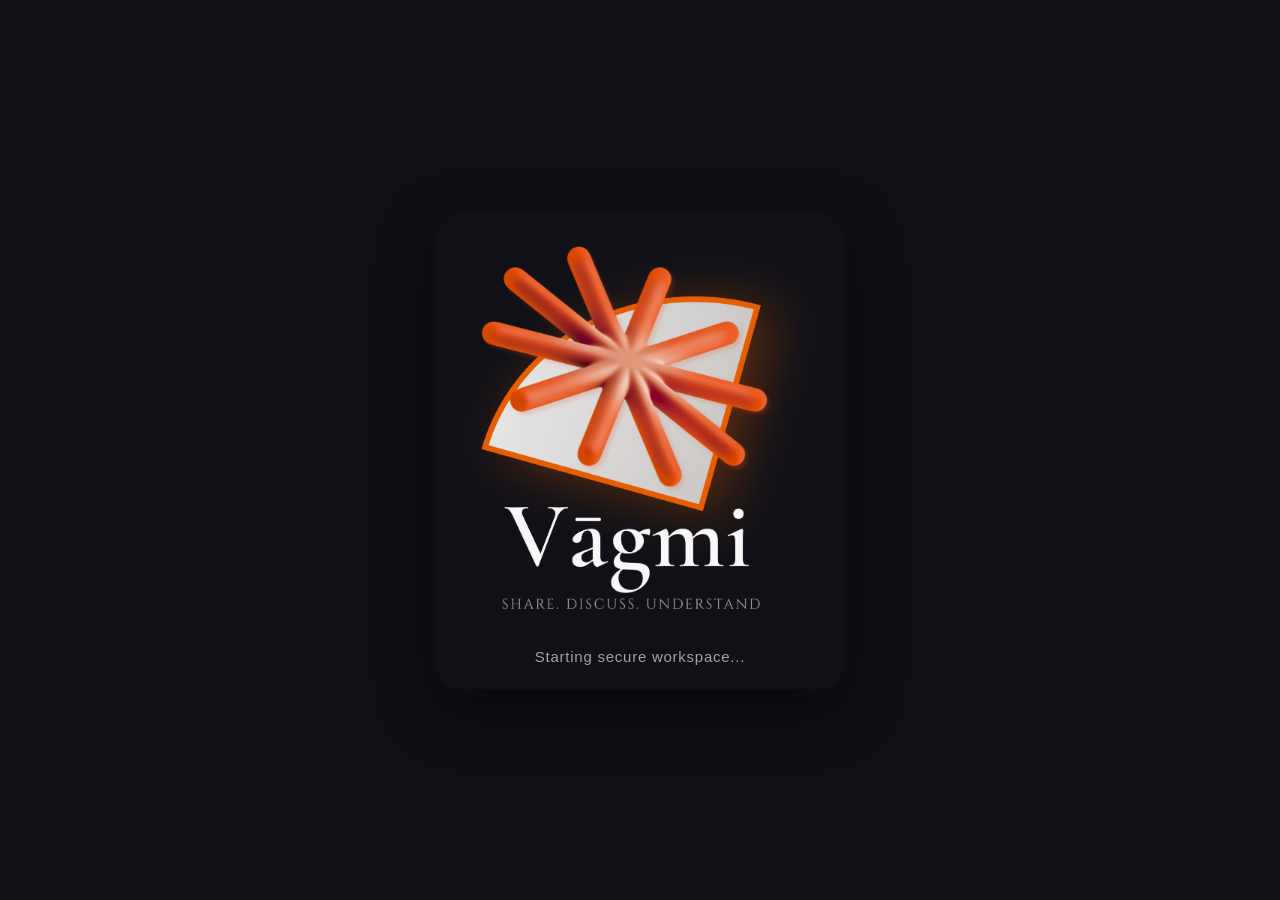
<file: desktop/web/pages/admin/index.html>
<!DOCTYPE html>
<html lang="en">

<head>

  <meta charset="UTF-8" />

  <meta
    name="viewport"
    content="width=device-width, initial-scale=1.0"
  />

  <title>
    Vāgmi - Administration
  </title>

  <link
    rel="icon"
    type="image/png"
    href="../../assets/logo_dark.png"
  />

  <script src="../../core/theme.js"></script>

  <link
    rel="stylesheet"
    href="./styles.css"
  />


  <link rel="stylesheet" href="../../theme.css" />
</head>

<body>

  <div class="page">

    <div class="page-header">

      <div>

        <div class="section-kicker">
          Administration
        </div>

        <h1>
          Admin Panel
        </h1>

      </div>

    </div>

    <section class="panel">

      <h2>
        Pending Approval
      </h2>

      <div
        id="pending-users"
        class="user-list"
      >

      </div>

    </section>

    <section class="panel">

      <h2>
        All Users
      </h2>

      <div
        id="all-users"
        class="user-list"
      >

      </div>

    </section>

  </div>

  <script
    type="module"
    src="./script.js"
  ></script>

</body>

</html>
</file>
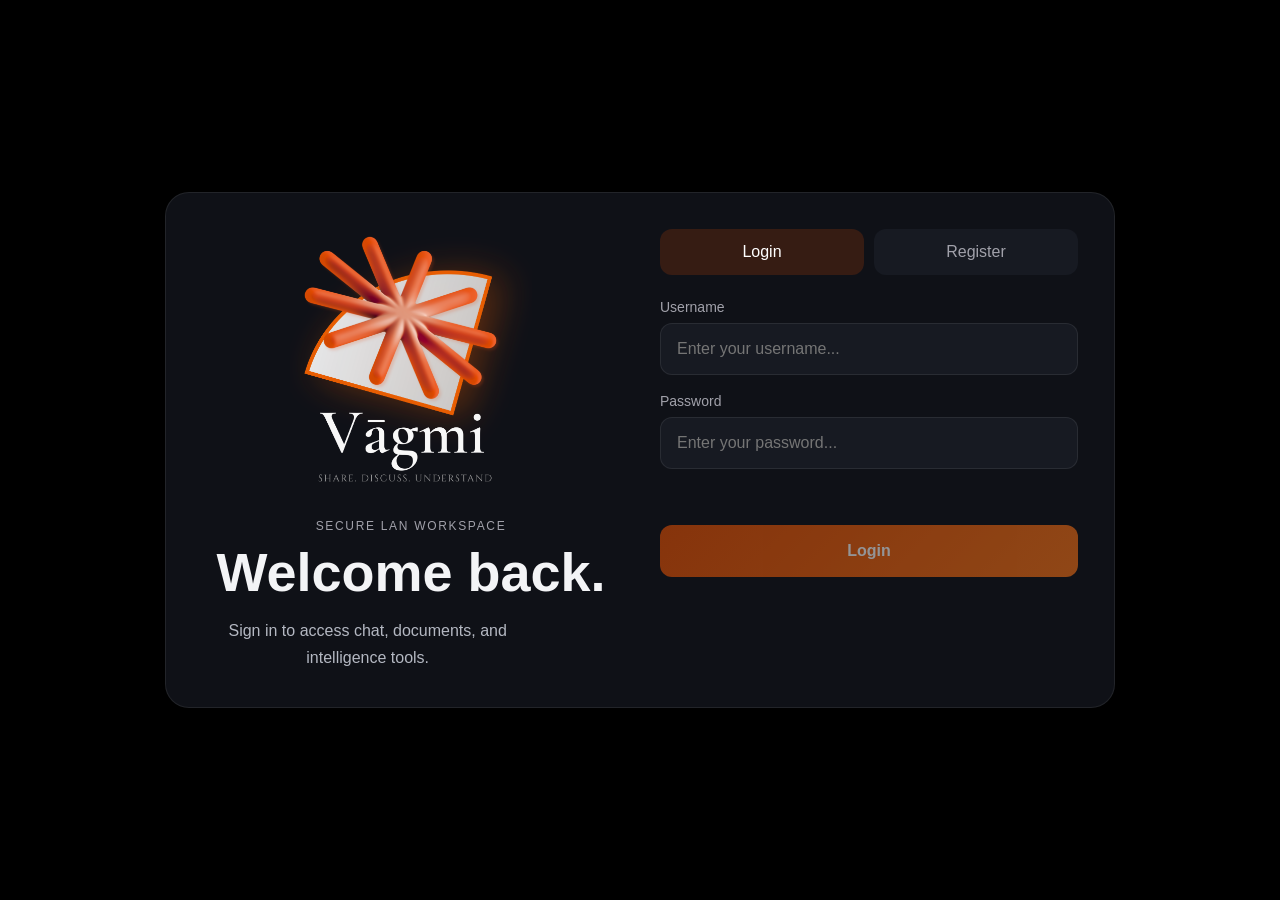
<file: desktop/web/pages/auth/index.html>
<!DOCTYPE html>
<html lang="en">
<head>
  <meta charset="UTF-8" />
  <meta name="viewport" content="width=device-width, initial-scale=1.0" />
  <title>Vāgmi - Sign in</title>
  <link rel="icon" type="image/png" href="../../assets/logo_dark.png" />
  <script src="../../core/theme.js"></script>
  <link rel="stylesheet" href="./styles.css" />
  <link rel="stylesheet" href="../../theme.css" />
</head>
<body>
  <main class="auth-shell">
    <section class="auth-card">
      <div class="auth-brand">
        <img src="../../assets/logo_dark_full.png" alt="Vāgmi" class="auth-logo" />

        <div class="auth-copy">
          <div class="eyebrow">SECURE LAN WORKSPACE</div>
          <h1>Welcome back.</h1>
          <p>
            Sign in to access chat, documents,
            and intelligence tools.
          </p>
        </div>
      </div>

      <div class="auth-right">
        <div class="auth-tabs">
          <button class="auth-tab active" id="login-tab" type="button">Login</button>
          <button class="auth-tab" id="register-tab" type="button">Register</button>
        </div>

        <div class="auth-notice hidden" id="auth-notice" aria-live="polite"></div>

        <form class="auth-form" id="auth-form">
          <label class="field">
            <span>Username</span>
            <input id="username" type="text" placeholder="Enter your username..." autocomplete="username" />
          </label>

          <label class="field">
            <span>Password</span>
            <input id="password" type="password" placeholder="Enter your password..." autocomplete="current-password" />
          </label>

          <label class="field hidden" id="confirm-field">
            <span>Confirm password</span>
            <input id="confirm-password" type="password" placeholder="Confirm password..." autocomplete="new-password" />
          </label>

          <div class="password-live-check hidden" id="password-checker">
            <div class="password-meter">
              <div class="password-meter-fill" id="password-meter-fill"></div>
            </div>

            <div class="password-rules">
              <div class="rule" id="rule-min"><span class="rule-dot"></span><span>At least 12 characters</span></div>
              <div class="rule" id="rule-max"><span class="rule-dot"></span><span>72 characters or fewer</span></div>
              <div class="rule" id="rule-lower"><span class="rule-dot"></span><span>One lowercase letter</span></div>
              <div class="rule" id="rule-upper"><span class="rule-dot"></span><span>One uppercase letter</span></div>
              <div class="rule" id="rule-digit"><span class="rule-dot"></span><span>One number</span></div>
              <div class="rule" id="rule-special"><span class="rule-dot"></span><span>One special character</span></div>
              <div class="rule" id="rule-match"><span class="rule-dot"></span><span>Passwords match</span></div>
            </div>
          </div>

          <p class="error-text" id="error"></p>

          <button class="primary-btn" id="submit" type="submit">Login</button>
        </form>
      </div>
    </section>
  </main>

  <div class="toast-region" id="toast-region" aria-live="polite" aria-atomic="true"></div>

  <script type="module" src="./script.js"></script>
</body>
</html>
</file>
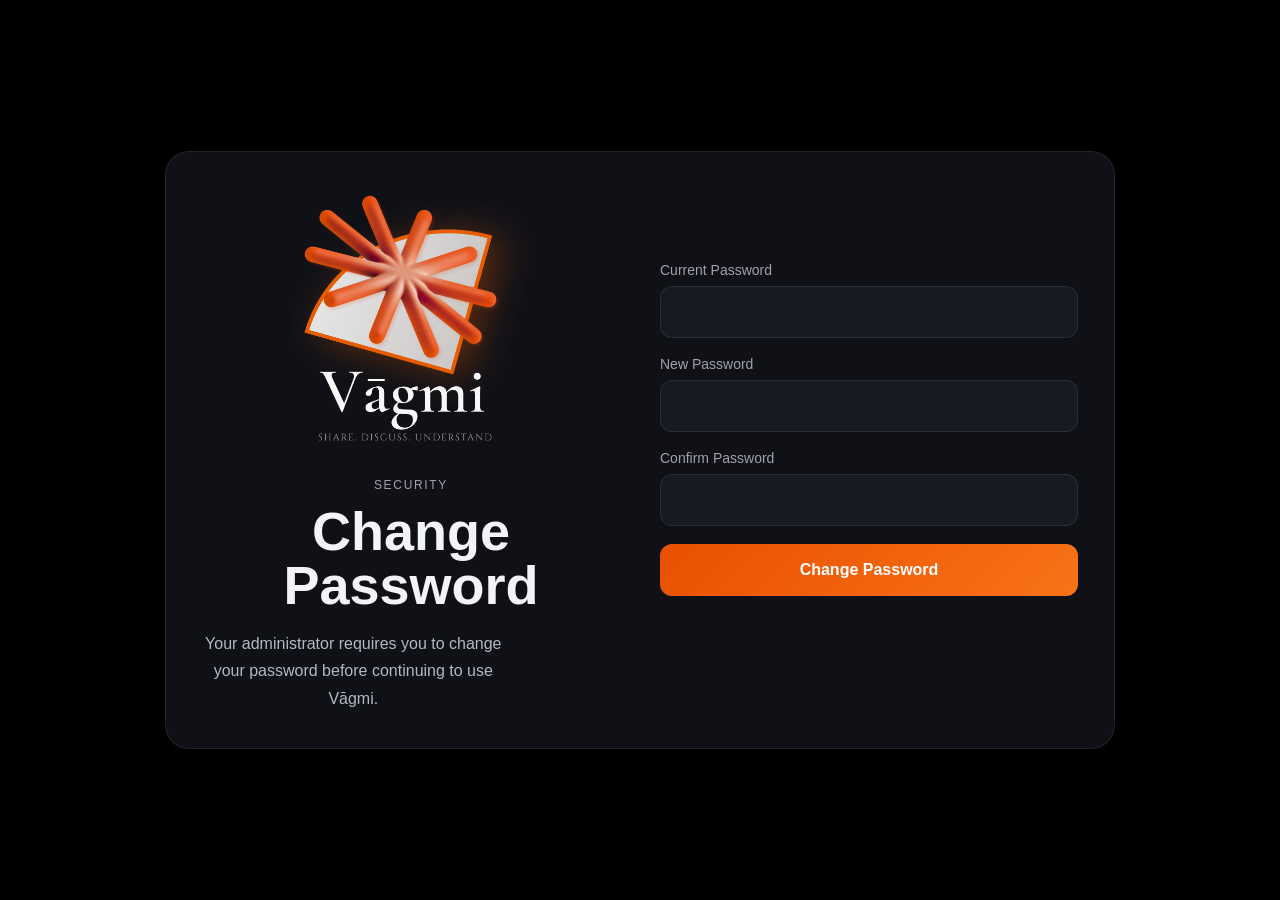
<file: desktop/web/pages/change-password/index.html>
<!DOCTYPE html>
<html lang="en">
<head>
  <meta charset="UTF-8" />
  <meta
    name="viewport"
    content="width=device-width, initial-scale=1.0"
  />

  <title>Vāgmi - Change Password</title>

  <link
    rel="icon"
    type="image/png"
    href="../../assets/logo_dark.png"
  />

  <script src="../../core/theme.js"></script>

  <link
    rel="stylesheet"
    href="./styles.css"
  />

  <link rel="stylesheet" href="../../theme.css" />
</head>

<body>

  <div class="auth-shell">

    <div class="auth-card">

      <div class="auth-brand">

        <img
          data-theme-logo="full"
          src="../../assets/logo_dark_full.png"
          alt="Vāgmi"
          class="auth-logo"
        />

        <div class="auth-copy">

          <div class="eyebrow">
            SECURITY
          </div>

          <h1>
            Change Password
          </h1>

          <p>
            Your administrator requires you to
            change your password before continuing
            to use Vāgmi.
          </p>

        </div>

      </div>

      <form
        id="change-password-form"
        class="auth-form"
      >

        <div class="field">

          <span>
            Current Password
          </span>

          <input
            id="current-password"
            type="password"
            required
          />

        </div>

        <div class="field">

          <span>
            New Password
          </span>

          <input
            id="new-password"
            type="password"
            required
          />

        </div>

        <div class="field">

          <span>
            Confirm Password
          </span>

          <input
            id="confirm-password"
            type="password"
            required
          />

        </div>

        <button
          id="submit-btn"
          class="primary-btn"
          type="submit"
        >
          Change Password
        </button>

        <div
          id="message"
          class="error"
        ></div>

      </form>

    </div>

  </div>

  <script
    type="module"
    src="./script.js"
  ></script>

</body>
</html>
</file>
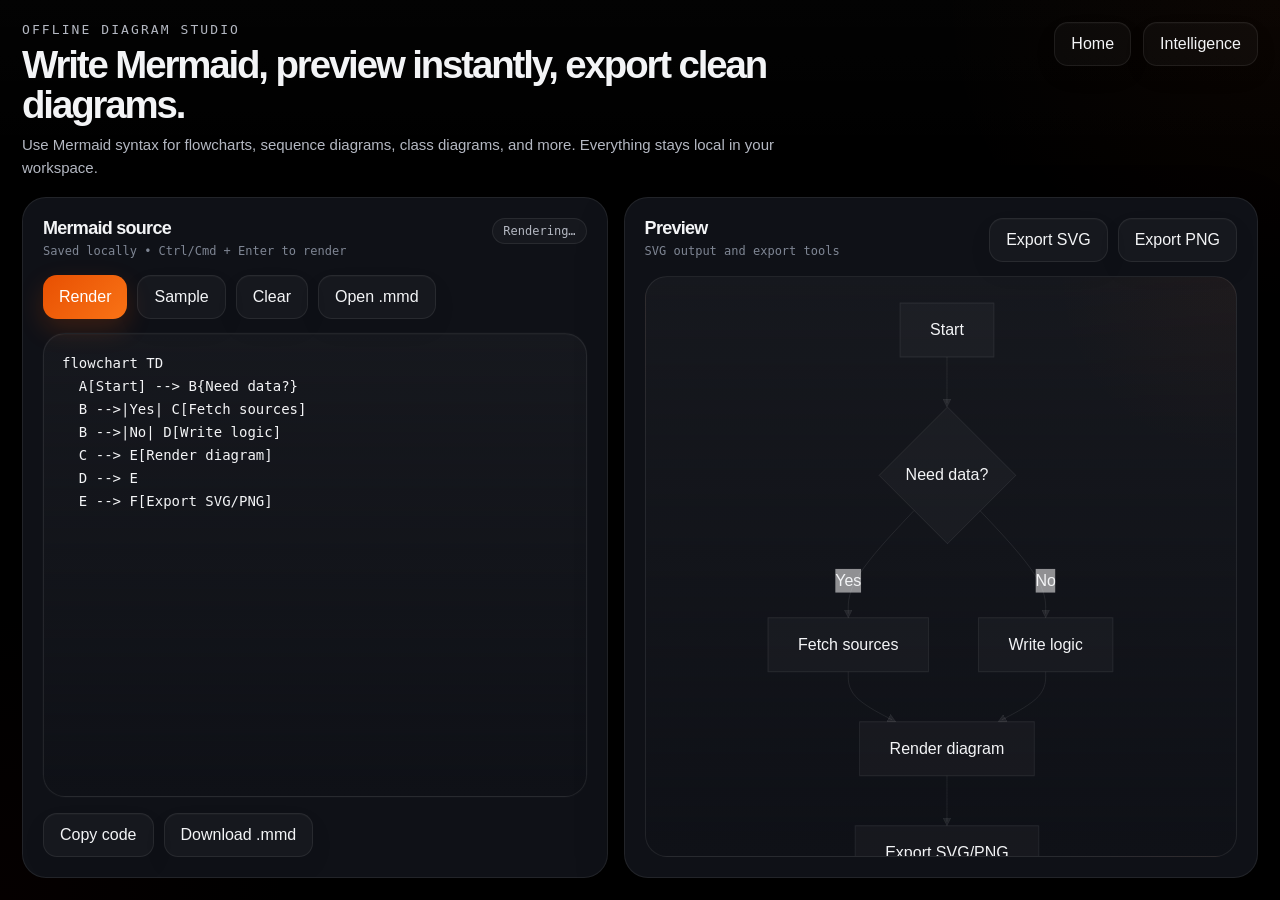
<file: desktop/web/pages/diagram/index.html>
<!DOCTYPE html>
<html lang="en">
<head>
  <meta charset="UTF-8" />
  <meta name="viewport" content="width=device-width, initial-scale=1.0" />
  <title>Vāgmi - Diagram Studio</title>
  <link rel="icon" type="image/png" href="../../assets/logo_dark.png" />
  <script src="../../core/theme.js"></script>
  <link rel="stylesheet" href="./styles.css" />
  <link rel="stylesheet" href="../../theme.css" />
</head>
<body>
  <div class="page diagram-page">
    <header class="page-head">
      <div class="page-copy">
        <div class="section-kicker mono">Offline diagram studio</div>
        <h1>Write Mermaid, preview instantly, export clean diagrams.</h1>
        <p>Use Mermaid syntax for flowcharts, sequence diagrams, class diagrams, and more. Everything stays local in your workspace.</p>
      </div>
      <div class="head-actions">
        <button class="ghost-btn" type="button" data-nav="home">Home</button>
        <button class="ghost-btn" type="button" data-nav="intelligence">Intelligence</button>
      </div>
    </header>

    <main class="studio-grid">
      <section class="panel studio-panel editor-panel">
        <div class="panel-head">
          <div>
            <h2>Mermaid source</h2>
            <div class="panel-sub mono">Saved locally • Ctrl/Cmd + Enter to render</div>
          </div>
          <span class="pill mono" id="render-status">Ready</span>
        </div>

        <div class="editor-toolbar">
          <button class="primary-btn" id="render-btn" type="button">Render</button>
          <button class="ghost-btn" id="sample-btn" type="button">Sample</button>
          <button class="ghost-btn" id="clear-btn" type="button">Clear</button>
          <button class="ghost-btn" id="open-file-btn" type="button">Open .mmd</button>
          <input id="file-input" type="file" accept=".mmd,.txt" hidden />
        </div>

        <textarea id="diagram-input" spellcheck="false" autocapitalize="off" autocomplete="off" autocorrect="off"></textarea>

        <div class="footer-actions">
          <button class="ghost-btn" id="copy-btn" type="button">Copy code</button>
          <button class="ghost-btn" id="download-mmd-btn" type="button">Download .mmd</button>
        </div>
      </section>

      <section class="panel studio-panel preview-panel">
        <div class="panel-head">
          <div>
            <h2>Preview</h2>
            <div class="panel-sub mono">SVG output and export tools</div>
          </div>
          <div class="preview-actions">
            <button class="ghost-btn" id="export-svg-btn" type="button">Export SVG</button>
            <button class="ghost-btn" id="export-png-btn" type="button">Export PNG</button>
          </div>
        </div>

        <div class="preview-wrap">
          <div class="preview-surface" id="preview-surface" aria-live="polite">
            <div class="preview-empty" id="preview-empty">
              <div class="empty-title">No diagram rendered yet</div>
              <div class="empty-sub">Press Render to preview your Mermaid diagram.</div>
            </div>
          </div>
          <div class="preview-error hidden" id="preview-error"></div>
        </div>
      </section>
    </main>
  </div>

  <script type="module" src="./script.js"></script>
</body>
</html>
</file>
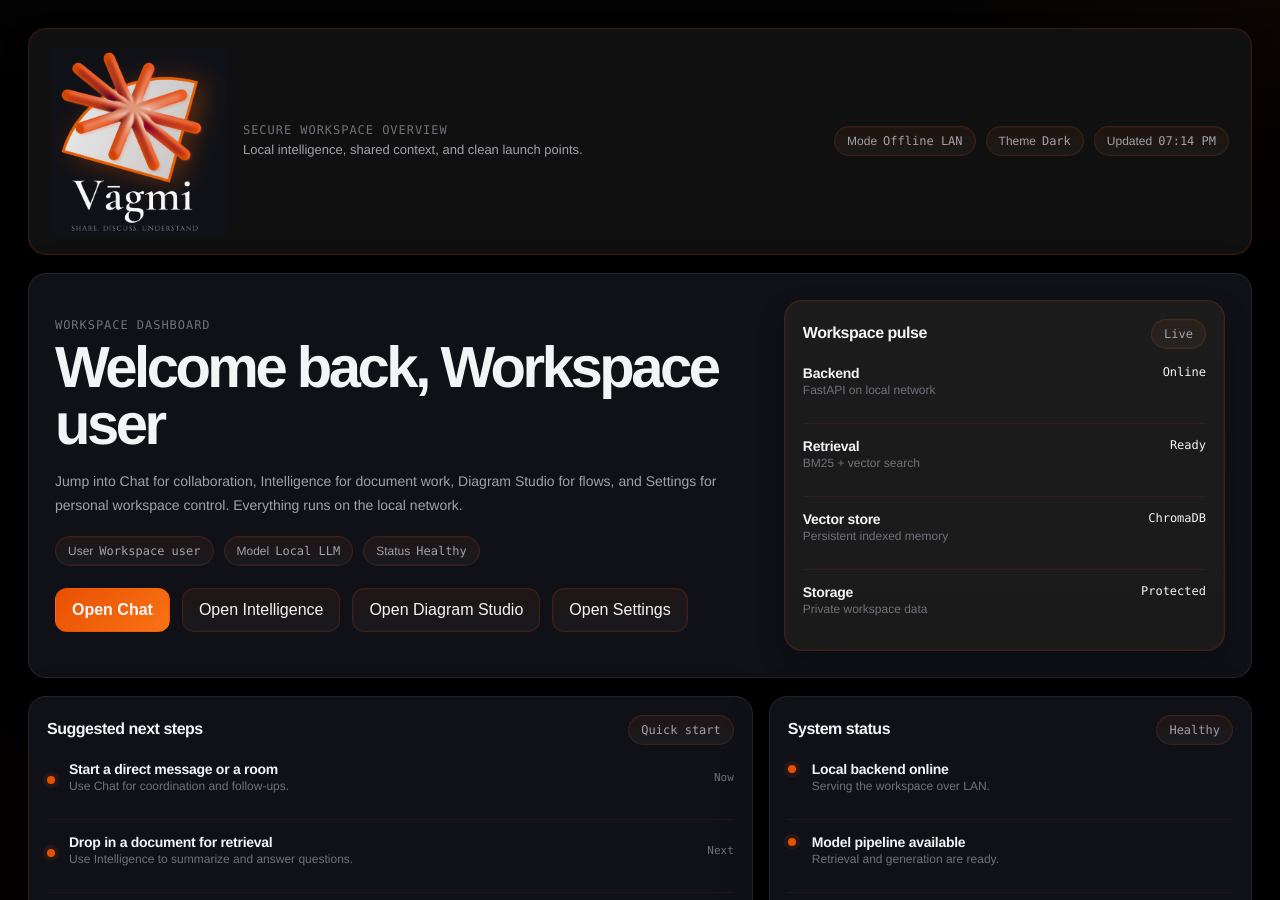
<file: desktop/web/pages/home/index.html>
<!DOCTYPE html>
<html lang="en">
<head>
  <meta charset="UTF-8" />
  <meta name="viewport" content="width=device-width, initial-scale=1.0" />
  <title>Vāgmi - Home</title>
  <link rel="icon" type="image/png" href="../../assets/logo_dark.png" />
  <script src="../../core/theme.js"></script>
  <link rel="stylesheet" href="../../theme.css" />
  <link rel="stylesheet" href="./styles.css" />
</head>
<body>
  <div class="page home-page">
    <header class="topbar">
      <div class="topbar-brand">
        <img data-theme-logo="full" src="../../assets/logo_dark_full.png" alt="Vāgmi" class="topbar-logo" />
        <div class="topbar-copy">
          <span class="section-kicker mono">Secure workspace overview</span>
          <span class="topbar-subtitle">Local intelligence, shared context, and clean launch points.</span>
        </div>
      </div>
      <div class="topbar-meta">
        <span class="pill">Mode <span class="mono">Offline LAN</span></span>
        <span class="pill">Theme <span class="mono" id="home-theme-label">Dark</span></span>
        <span class="pill">Updated <span class="mono" id="home-clock">--:--</span></span>
      </div>
    </header>

    <section class="hero-card">
      <div class="hero-copy">
        <div class="section-kicker mono">Workspace dashboard</div>
        <h1 id="home-title">Welcome back, Workspace user</h1>
        <p>
          Jump into Chat for collaboration, Intelligence for document work, Diagram Studio for flows,
          and Settings for personal workspace control. Everything runs on the local network.
        </p>

        <div class="hero-meta" aria-label="Workspace summary">
          <span class="pill">User <span class="mono" id="home-user-label">Workspace user</span></span>
          <span class="pill">Model <span class="mono" id="home-model-label">Local LLM</span></span>
          <span class="pill">Status <span class="mono">Healthy</span></span>
        </div>

        <div class="hero-actions">
          <button class="primary-btn" data-nav="chat" type="button">Open Chat</button>
          <button class="secondary-btn" data-nav="intelligence" type="button">Open Intelligence</button>
          <button class="secondary-btn" data-nav="diagram" type="button">Open Diagram Studio</button>
          <button class="secondary-btn" data-nav="settings" type="button">Open Settings</button>
        </div>
      </div>

      <aside class="hero-side">
        <div class="hero-side-panel">
          <div class="panel-header">
            <h2>Workspace pulse</h2>
            <span class="pill mono">Live</span>
          </div>

          <div class="pulse-list">
            <div class="pulse-row">
              <div>
                <div class="pulse-title">Backend</div>
                <div class="pulse-sub">FastAPI on local network</div>
              </div>
              <div class="pulse-value mono">Online</div>
            </div>
            <div class="pulse-row">
              <div>
                <div class="pulse-title">Retrieval</div>
                <div class="pulse-sub">BM25 + vector search</div>
              </div>
              <div class="pulse-value mono">Ready</div>
            </div>
            <div class="pulse-row">
              <div>
                <div class="pulse-title">Vector store</div>
                <div class="pulse-sub">Persistent indexed memory</div>
              </div>
              <div class="pulse-value mono">ChromaDB</div>
            </div>
            <div class="pulse-row">
              <div>
                <div class="pulse-title">Storage</div>
                <div class="pulse-sub">Private workspace data</div>
              </div>
              <div class="pulse-value mono">Protected</div>
            </div>
          </div>
        </div>
      </aside>
    </section>

    <section class="activity-grid">
      <article class="panel">
        <div class="panel-header">
          <h2>Suggested next steps</h2>
          <span class="pill mono">Quick start</span>
        </div>

        <div class="activity-list">
          <div class="activity-item">
            <span class="dot"></span>
            <div>
              <div class="activity-title">Start a direct message or a room</div>
              <div class="activity-sub">Use Chat for coordination and follow-ups.</div>
            </div>
            <div class="activity-time mono">Now</div>
          </div>

          <div class="activity-item">
            <span class="dot"></span>
            <div>
              <div class="activity-title">Drop in a document for retrieval</div>
              <div class="activity-sub">Use Intelligence to summarize and answer questions.</div>
            </div>
            <div class="activity-time mono">Next</div>
          </div>

          <div class="activity-item">
            <span class="dot"></span>
            <div>
              <div class="activity-title">Tune your workspace feel</div>
              <div class="activity-sub">Switch theme or avatar from Settings.</div>
            </div>
            <div class="activity-time mono">Optional</div>
          </div>
        </div>
      </article>

      <article class="panel">
        <div class="panel-header">
          <h2>System status</h2>
          <span class="pill mono">Healthy</span>
        </div>

        <div class="status-card">
          <div class="status-row">
            <span class="status-dot"></span>
            <div>
              <div class="status-title">Local backend online</div>
              <div class="status-sub">Serving the workspace over LAN.</div>
            </div>
          </div>

          <div class="status-row">
            <span class="status-dot"></span>
            <div>
              <div class="status-title">Model pipeline available</div>
              <div class="status-sub">Retrieval and generation are ready.</div>
            </div>
          </div>

          <div class="status-row">
            <span class="status-dot"></span>
            <div>
              <div class="status-title">Theme synchronized</div>
              <div class="status-sub">Shared styling across all pages.</div>
            </div>
          </div>
        </div>
      </article>
    </section>
  </div>

  <script src="./script.js"></script>
</body>
</html>
</file>
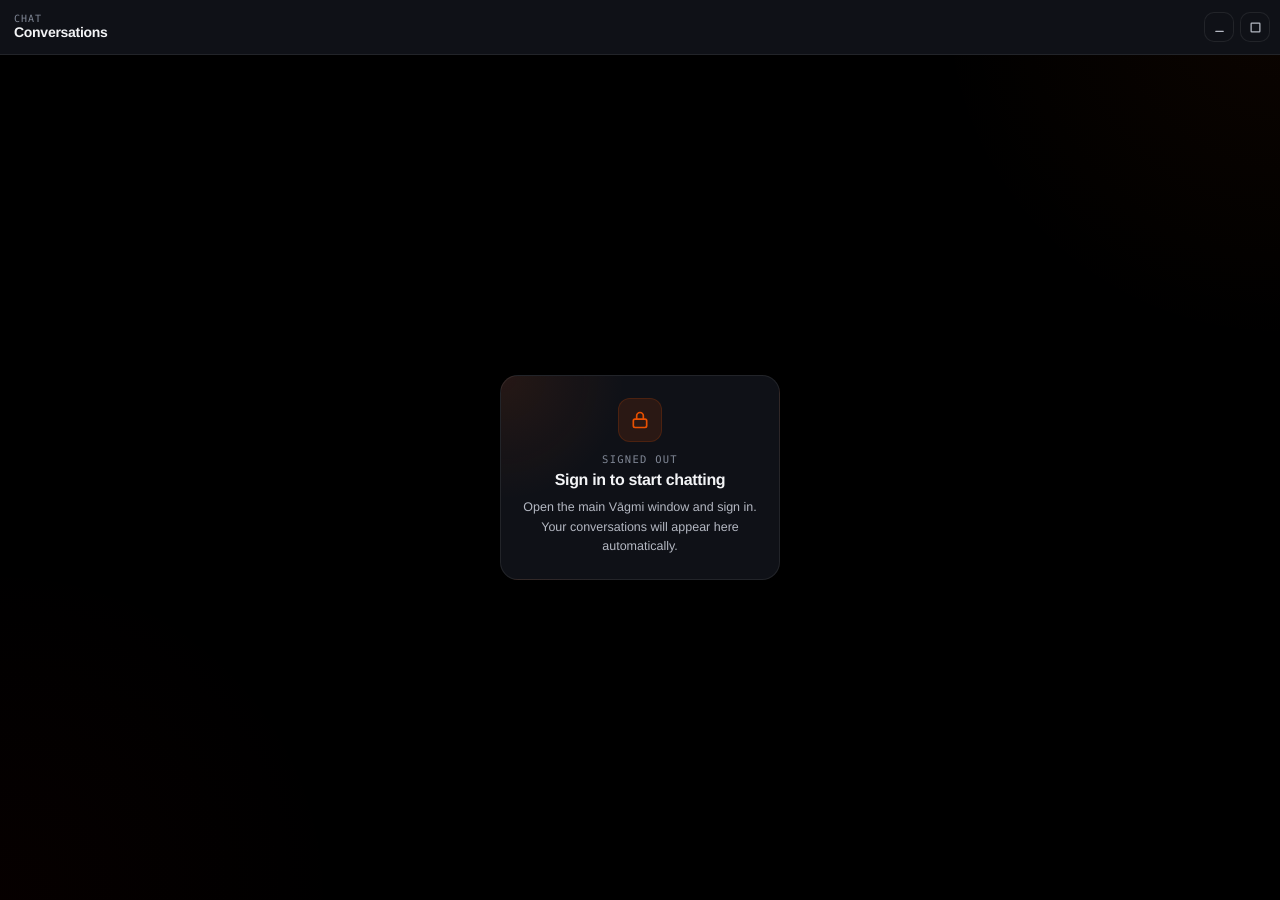
<file: desktop/web/mini-dock.html>
<!DOCTYPE html>
<html lang="en">

<head>
  <meta charset="UTF-8" />
  <meta name="viewport" content="width=device-width, initial-scale=1.0" />
  <title>Vāgmi Mini Chat</title>
  <link rel="icon" type="image/png" href="./assets/logo_dark.png" />
  <script src="./core/theme.js"></script>
  <link rel="stylesheet" href="./theme.css" />
  <link rel="stylesheet" href="./mini-dock.css?v=4" />
</head>

<body>

  <div class="mini-chat-window" id="miniChatWindow">

    <!-- Header (drag handle) -->
    <header class="mini-header" id="miniHeader">
      <div class="header-title">
        <button id="backBtn" class="icon-btn back-btn" type="button" title="Back to chats" aria-label="Back to chats"
          hidden>
          <span class="icon" data-icon="back"></span>
        </button>
        <div class="header-brand">
          <div class="header-kicker mono">Chat</div>
          <div id="headerTitle" class="header-title-text">Conversations</div>
        </div>
      </div>

      <div class="header-actions">
        <button id="minimizeBtn" class="icon-btn" type="button" title="Hide mini window" aria-label="Hide mini window">
          <span class="icon" data-icon="minimize"></span>
        </button>
        <button id="maximizeBtn" class="icon-btn" type="button" title="Return to full workspace"
          aria-label="Return to full workspace">
          <span class="icon" data-icon="maximize"></span>
        </button>
      </div>
    </header>

    <!-- Signed-out state -->
    <section class="mini-state-view signed-out-notice" id="signedOutNotice" hidden>
      <div class="mini-empty-card">
        <div class="mini-empty-icon">
          <span class="icon" data-icon="lock"></span>
        </div>
        <div class="mini-empty-kicker mono">Signed out</div>
        <div class="mini-empty-title">Sign in to start chatting</div>
        <div class="mini-empty-copy">
          Open the main Vāgmi window and sign in. Your conversations will appear here automatically.
        </div>
      </div>
    </section>

    <!-- Conversation list view -->
    <section class="conversation-list-view" id="listView" hidden>
      <div class="conversation-list-scroll" id="conversationListContainer">
        <div class="mini-state-view mini-list-empty" id="listEmpty" hidden>
          <div class="mini-empty-card">
            <div class="mini-empty-icon">
              <span class="icon" data-icon="chat"></span>
            </div>
            <div class="mini-empty-kicker mono">Inbox</div>
            <div class="mini-empty-title">No conversations yet</div>
            <div class="mini-empty-copy">
              Start a direct message from the main window and it will show up here.
            </div>
          </div>
        </div>
        <div class="mini-state-view mini-list-loading" id="listLoading">
          <div class="mini-spinner" aria-label="Loading"></div>
          <div class="mini-loading-text">Loading chats…</div>
        </div>
      </div>
    </section>

    <!-- Thread view -->
    <section class="thread-view" id="threadView" hidden>

      <header class="conversation-header">
        <div class="conversation-meta">
          <div class="thread-avatar avatar-large" id="conversationAvatar">?</div>
          <div class="conversation-title-wrap">
            <div id="conversationName" class="conversation-title">Loading…</div>
            <div class="conversation-sub">
              <span class="online-dot" id="statusDot"></span>
              <span id="statusText">Connecting…</span>
            </div>
          </div>
        </div>
      </header>

      <div class="messages-shell">
        <div class="messages-scroll" id="messagesScroll">
          <div class="messages-container" id="messagesContainer">
            <div class="mini-state-view messages-empty" id="messagesEmpty" hidden>
              <div class="mini-empty-card small">
                <div class="mini-empty-icon small">
                  <span class="icon" data-icon="chat"></span>
                </div>
                <div class="mini-empty-title">No messages yet</div>
                <div class="mini-empty-copy">Say hi to start the conversation.</div>
              </div>
            </div>
          </div>
        </div>
      </div>

      <footer class="composer">
        <button id="attachBtn" type="button" class="icon-btn attach-btn" title="Attach a file"
          aria-label="Attach a file" disabled>
          <span class="icon" data-icon="attach"></span>
        </button>
        <input type="file" id="attachmentInput" hidden />

        <textarea id="messageInput" class="message-text-input" placeholder="Type a message…" rows="1" autocomplete="off"
          disabled></textarea>

        <button id="sendBtn" type="button" class="send-btn" title="Send message" aria-label="Send message" disabled>
          <span class="icon" data-icon="send"></span>
        </button>
      </footer>
    </section>

    <!-- Toast -->
    <div class="mini-toast" id="miniToast" role="status" aria-live="polite" hidden></div>

  </div>

  <!-- Inline SVG icon definitions (kept here so the mini window has no
       dependency on pages/chat/core/icons.js, which is bundled for the
       main app and would couple the mini window to chat-page state). -->
  <svg xmlns="http://www.w3.org/2000/svg" style="display:none" aria-hidden="true">
    <defs>
      <symbol id="i-back" viewBox="0 0 24 24" fill="none" stroke="currentColor" stroke-width="2.4"
        stroke-linecap="round" stroke-linejoin="round">
        <path d="M15 18l-6-6 6-6"></path>
      </symbol>
      <symbol id="i-close" viewBox="0 0 24 24" fill="none" stroke="currentColor" stroke-width="2.2"
        stroke-linecap="round" stroke-linejoin="round">
        <path d="M6 6l12 12M18 6L6 18"></path>
      </symbol>
      <symbol id="i-minimize" viewBox="0 0 24 24" fill="none" stroke="currentColor" stroke-width="2"
        stroke-linecap="round" stroke-linejoin="round">
        <path d="M6 18h12" />
      </symbol>
      <symbol id="i-maximize" viewBox="0 0 24 24" fill="none" stroke="currentColor" stroke-width="2"
        stroke-linecap="round" stroke-linejoin="round">
        <rect x="5" y="5" width="14" height="14" rx="1" />
      </symbol>
      <symbol id="i-attach" viewBox="0 0 24 24" fill="none" stroke="currentColor" stroke-width="2"
        stroke-linecap="round" stroke-linejoin="round">
        <path d="M21 12.5l-8.8 8.8a5 5 0 1 1-7.1-7.1l9.2-9.2a3.5 3.5 0 0 1 5 5l-9.6 9.6a2 2 0 0 1-2.8-2.8l8.5-8.5">
        </path>
      </symbol>
      <symbol id="i-send" viewBox="0 0 24 24" fill="none" stroke="currentColor" stroke-width="2.4"
        stroke-linecap="round" stroke-linejoin="round">
        <path d="M22 2L11 13"></path>
        <path d="M22 2l-7 20-4-9-9-4 20-7z"></path>
      </symbol>
      <symbol id="i-image" viewBox="0 0 24 24" fill="none" stroke="currentColor" stroke-width="2" stroke-linecap="round"
        stroke-linejoin="round">
        <rect x="3" y="4" width="18" height="16" rx="3"></rect>
        <circle cx="9" cy="9" r="1.5"></circle>
        <path d="M21 15l-5-5-8 8"></path>
      </symbol>
      <symbol id="i-chat" viewBox="0 0 24 24" fill="none" stroke="currentColor" stroke-width="2" stroke-linecap="round"
        stroke-linejoin="round">
        <path d="M21 15a4 4 0 0 1-4 4H8l-5 4V5a4 4 0 0 1 4-4h10a4 4 0 0 1 4 4z"></path>
      </symbol>
      <symbol id="i-lock" viewBox="0 0 24 24" fill="none" stroke="currentColor" stroke-width="2" stroke-linecap="round"
        stroke-linejoin="round">
        <rect x="4" y="11" width="16" height="10" rx="2"></rect>
        <path d="M8 11V7a4 4 0 0 1 8 0v4"></path>
      </symbol>
      <symbol id="i-mic" viewBox="0 0 24 24" fill="none" stroke="currentColor" stroke-width="2" stroke-linecap="round"
        stroke-linejoin="round">
        <rect x="9" y="3" width="6" height="12" rx="3"></rect>
        <path d="M5 11a7 7 0 0 0 14 0"></path>
        <path d="M12 18v3"></path>
      </symbol>
      <symbol id="i-file" viewBox="0 0 24 24" fill="none" stroke="currentColor" stroke-width="2" stroke-linecap="round"
        stroke-linejoin="round">
        <path d="M14 2H7a2 2 0 0 0-2 2v16a2 2 0 0 0 2 2h10a2 2 0 0 0 2-2V7z"></path>
        <path d="M14 2v5h5"></path>
      </symbol>
      <symbol id="i-download" viewBox="0 0 24 24" fill="none" stroke="currentColor" stroke-width="2"
        stroke-linecap="round" stroke-linejoin="round">
        <path d="M21 15v4a2 2 0 0 1-2 2H5a2 2 0 0 1-2-2v-4"></path>
        <path d="M7 10l5 5 5-5"></path>
        <path d="M12 15V3"></path>
      </symbol>
    </defs>
  </svg>

  <script type="module" src="./mini-dock.js?v=4"></script>
</body>

</html>
</file>
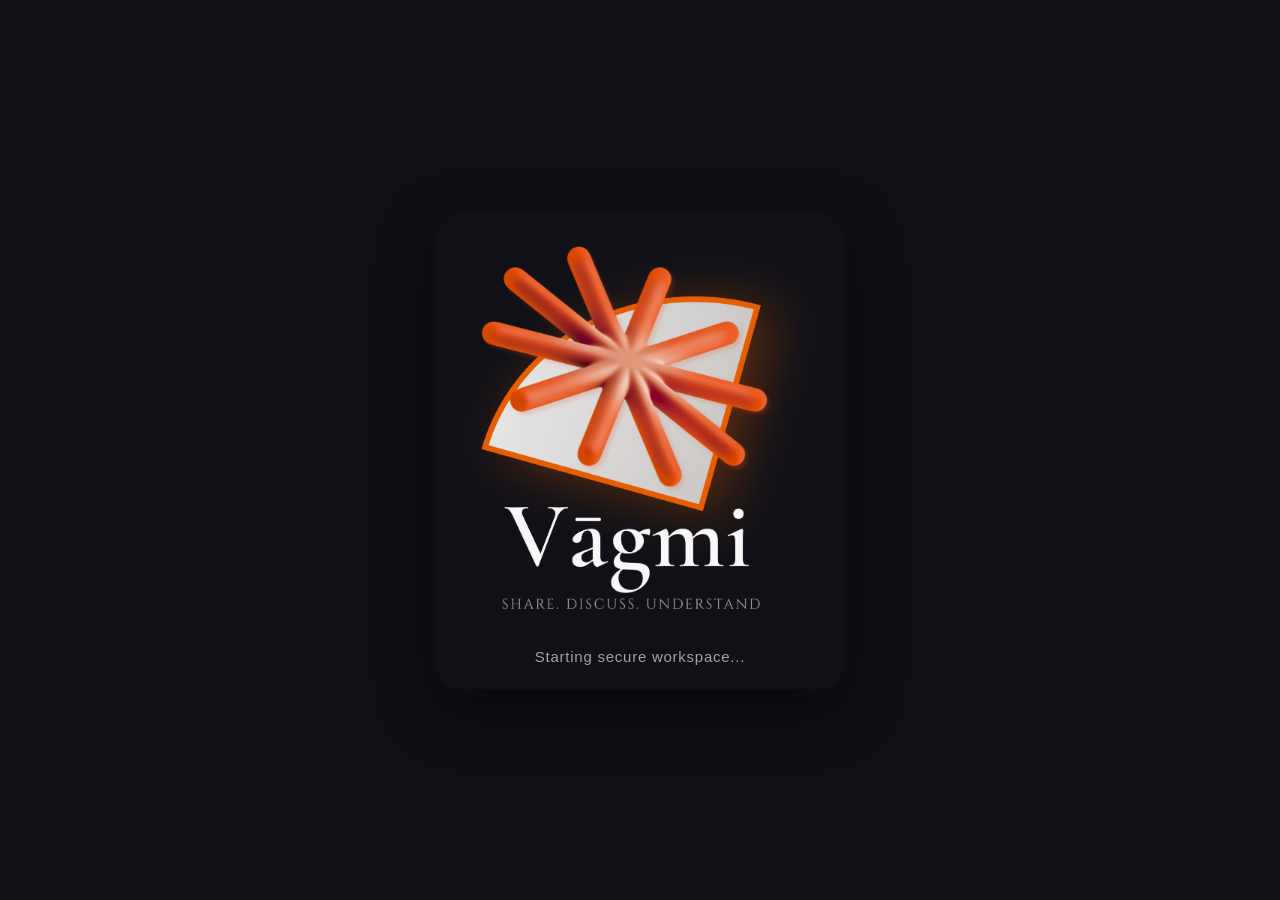
<file: desktop/web/splash.html>
<!-- desktop/web/splash.html -->
<!DOCTYPE html>
<html lang="en">

<head>
    <meta charset="UTF-8">
    <meta name="viewport" content="width=device-width,initial-scale=1">

    <title>Vāgmi</title>

    <link rel="icon" href="./assets/logo_dark.png">

    <script src="./core/theme.js"></script>

    <link rel="stylesheet" href="./splash.css">


    <link rel="stylesheet" href="./theme.css" />
    <script type="module" src="./splash.js" defer>
    </script>
</head>

<body>

    <div class="splash">

        <img src="./assets/logo_dark_full.png" class="logo" alt="Vāgmi" />

        <div class="status" id="status">
            Starting secure workspace...
        </div>

    </div>
    
</body>

</html>
</file>
<file: desktop/web/pages/admin/styles.css>
/* desktop/web/pages/admin/styles.css */
:root {
  --branding-orange: #E85002;
  --primary-black: #000;
  --white: #F9F9F9;
  --text-primary: #F4F4F5;
  --text-secondary: #A1A1AA;
  --text-muted: #71717A;
  --border-subtle: rgba(255,255,255,.08);

  --gradient-1: #C10801;
  --gradient-2: #F16001;
  --branding-gradient:
    linear-gradient(
      135deg,
      var(--gradient-1),
      var(--gradient-2)
    );
}

*{
  box-sizing:border-box;
  margin:0;
  padding:0;
}

body{
  font-family:Inter,sans-serif;
  background:#0f1117;
  color:var(--text-primary);
}

.page{
  max-width:1200px;
  margin:auto;
  padding:40px;
}

.page-header{
  margin-bottom:36px;
}

.section-kicker{
  font-size:12px;
  letter-spacing:.14em;
  text-transform:uppercase;
  color:var(--text-muted);
  margin-bottom:10px;
}

.page-header h1{
  font-size:42px;
}

.panel{
  background:rgba(20,20,20,.95);
  border:1px solid rgba(255,255,255,.08);
  border-radius:18px;
  padding:24px;
  margin-bottom:28px;
}

.panel h2{
  margin-bottom:20px;
  font-size:22px;
}

.user-list{
  display:flex;
  flex-direction:column;
  gap:14px;
}

.user-card{
  display:flex;
  justify-content:space-between;
  align-items:center;

  padding:18px;

  border-radius:14px;

  background:rgba(255,255,255,.03);

  border:1px solid rgba(255,255,255,.05);
}

.user-info{
  display:flex;
  flex-direction:column;
  gap:4px;
}

.user-name{
  font-size:17px;
  font-weight:600;
}

.user-meta{
  color:var(--text-secondary);
  font-size:13px;
}

.user-actions{
  display:flex;
  gap:10px;
}

.btn{
  border:none;
  border-radius:10px;
  padding:10px 18px;
  cursor:pointer;
  font-weight:600;
  transition:.2s;
}

.btn:hover{
  transform:translateY(-2px);
}

.btn-approve{
  color:var(--text-on-accent);
  background:var(--branding-gradient);
}

.btn-reject{
  color:var(--text-on-accent);
  background:var(--danger, #6b1b1b);
}

.badge{
  display:inline-flex;
  align-items:center;

  padding:4px 10px;

  border-radius:999px;

  font-size:12px;

  font-weight:600;
}

.badge.owner {
    background: var(--warning);
    color: var(--text-on-accent);
}

.badge.admin {
    background: var(--accent-strong);
    color: var(--text-on-accent);
}

.badge.user {
    background: var(--text-muted);
    color: var(--text-on-accent);
}

.badge.approved {
    background: var(--success, #16a34a);
    color: var(--text-on-accent);
}

.badge.pending {
    background: var(--danger);
    color: var(--text-on-accent);
}

.empty{
  text-align:center;
  padding:30px;
  color:var(--text-secondary);
}

.user-actions {
    display: flex;
    gap: 8px;
    flex-wrap: wrap;
}

@media(max-width:700px){

  .user-card{
    flex-direction:column;
    align-items:flex-start;
    gap:18px;
  }

  .user-actions{
    width:100%;
  }

  .btn{
    flex:1;
  }

}
</file>
<file: desktop/web/theme.css>
/* desktop/web/theme.css */
/* =========================================================
   Vāgmi theme system
   - enterprise-dark : Dark
   - claude-light     : Light
   - midnight-slate   : Graphite
========================================================= */
/* desktop/web/theme.css */
html[data-theme] {
  --branding-orange: #E85002;
  --accent-strong: #E85002;
  --accent-mid: #F97316;
  --accent-soft: rgba(232, 80, 2, 0.14);
  --accent-ring: rgba(232, 80, 2, 0.20);
  --branding-gradient: linear-gradient(135deg, var(--accent-strong), var(--accent-mid));

  --panel: var(--surface);
  --panel-2: var(--surface-soft);
  --panel-3: var(--surface-hover);
  --panel-soft: var(--surface-soft);
  --panel-hover: var(--surface-hover);
  --panel-active: var(--surface-active);
  --panel-border: 1px solid var(--border-subtle);

  --radius-xl: 22px;
  --radius-lg: 18px;
  --radius-md: 12px;
  --radius-sm: 10px;

  --accent: var(--accent-strong);
  --accent-primary: var(--accent-strong);
  --accent-color: var(--accent-strong);
  --accent-border-hover: rgba(232, 80, 2, 0.24);
  --accent-border-active: rgba(232, 80, 2, 0.34);
  --accent-fill-hover: rgba(232, 80, 2, 0.12);

  --mono-font: ui-monospace, SFMono-Regular, Menlo, Consolas, monospace;

  --primary-black: #0f1117;
  --white: #F9FAFB;
  --dark-gray: #262b35;
  --gray: #6B7280;
  --light-gray: #9CA3AF;
  --bg-panel: rgba(17, 20, 28, 0.82);

  --gradient-1: #11131A;
  --gradient-2: #C10801;
  --gradient-3: #F97316;
  --gradient-4: #D9C3AB;

  --success: #22c55e;
  --warning: #f59e0b;
  --danger: #ef4444;

  --page-bg: #000000;
  --page-bg-alt: #11131A;
  --page-bg-gradient:
    radial-gradient(circle at top right, rgba(232, 80, 2, 0.04), transparent 22%),
    radial-gradient(circle at bottom left, rgba(193, 8, 1, 0.03), transparent 22%),
    linear-gradient(180deg, rgba(255, 255, 255, 0.01), transparent 18%);

  --surface: #0f1117;
  --surface-strong: #0f1117;
  --surface-soft: rgba(255, 255, 255, 0.03);
  --surface-hover: rgba(255, 255, 255, 0.055);
  --surface-active: rgba(232, 80, 2, 0.12);

  --input-bg: rgba(255, 255, 255, 0.035);
  --input-bg-hover: rgba(255, 255, 255, 0.05);
  --input-border: rgba(255, 255, 255, 0.08);
  --input-border-strong: rgba(232, 80, 2, 0.34);

  --border-subtle: rgba(255, 255, 255, 0.08);
  --border-strong: rgba(255, 255, 255, 0.14);

  --text-primary: #F3F4F6;
  --text-secondary: #B4B8C2;
  --text-muted: #7F8694;
  --text-inverse: #0f172a;
  --text-on-accent: #ffffff;
  --placeholder: rgba(243, 244, 246, 0.42);

  --shadow: 0 18px 50px rgba(0, 0, 0, 0.22);
  --shadow-soft: 0 10px 28px rgba(0, 0, 0, 0.16);
  --shadow-inset: inset 0 0 0 1px rgba(255, 255, 255, 0.02);

  --modal-overlay: rgba(0, 0, 0, 0.92);
  --message-menu-backdrop: rgba(255, 255, 255, 0.04);
  --overlay-button-bg: rgba(255, 255, 255, 0.12);
  --overlay-button-border: rgba(255, 255, 255, 0.14);
  --overlay-button-text: #ffffff;

  --chip-bg: rgba(255, 255, 255, 0.04);
  --chip-border: rgba(255, 255, 255, 0.06);
  --chip-text: var(--text-secondary);
  --logo-shell-bg: #0f1117;

  color-scheme: dark;
}

html[data-theme="claude-light"] {
  --page-bg: #f4ece1;
  --page-bg-alt: #fffaf3;
  --page-bg-gradient:
    radial-gradient(circle at top right, rgba(232, 128, 32, 0.10), transparent 24%),
    radial-gradient(circle at bottom left, rgba(247, 147, 30, 0.08), transparent 22%),
    linear-gradient(180deg, #fffaf3 0%, #f0e6d6 100%);

  --primary-black: #f4ece1;
  --white: #ffffff;
  --dark-gray: #d8cfc2;
  --gray: #8b6f5a;
  --light-gray: #c2b8aa;
  --bg-panel: rgba(255, 251, 244, 0.82);

  --gradient-1: #E88320;
  --gradient-2: #F97316;
  --gradient-3: #FF9B4A;
  --gradient-4: #F2D2A7;

  --surface: rgba(255, 252, 246, 0.98);
  --surface-strong: rgba(255, 255, 255, 0.995);
  --surface-soft: rgba(255, 255, 255, 0.88);
  --surface-hover: rgba(255, 255, 255, 0.995);
  --surface-active: rgba(232, 80, 2, 0.08);

  --input-bg: rgba(255, 255, 255, 0.98);
  --input-bg-hover: rgba(255, 255, 255, 1);
  --input-border: rgba(124, 92, 59, 0.18);
  --input-border-strong: rgba(232, 80, 2, 0.28);

  --border-subtle: rgba(124, 92, 59, 0.18);
  --border-strong: rgba(124, 92, 59, 0.28);

  --text-primary: #1f2937;
  --text-secondary: #4b5563;
  --text-muted: #6b7280;
  --text-inverse: #ffffff;
  --text-on-accent: #ffffff;
  --placeholder: rgba(75, 85, 99, 0.55);

  --shadow: 0 18px 50px rgba(75, 56, 38, 0.10);
  --shadow-soft: 0 10px 28px rgba(75, 56, 38, 0.08);
  --shadow-inset: inset 0 0 0 1px rgba(124, 92, 59, 0.04);

  --modal-overlay: rgba(17, 24, 39, 0.88);
  --message-menu-backdrop: rgba(255, 255, 255, 0.18);
  --overlay-button-bg: rgba(255, 255, 255, 0.18);
  --overlay-button-border: rgba(255, 255, 255, 0.20);
  --overlay-button-text: #ffffff;

  --chip-bg: rgba(255, 255, 255, 0.82);
  --chip-border: rgba(124, 92, 59, 0.12);
  --chip-text: var(--text-secondary);
  --logo-shell-bg: #fbf7f1;

  color-scheme: light;
}

html[data-theme="midnight-slate"] {
  --page-bg: #111827;
  --page-bg-alt: #1f2937;
  --page-bg-gradient:
    radial-gradient(circle at top right, rgba(232, 80, 2, 0.05), transparent 22%),
    radial-gradient(circle at bottom left, rgba(96, 165, 250, 0.06), transparent 22%),
    linear-gradient(180deg, rgba(255, 255, 255, 0.01), transparent 18%);

  --primary-black: #111827;
  --white: #F8FAFC;
  --dark-gray: #374151;
  --gray: #64748B;
  --light-gray: #94A3B8;
  --bg-panel: rgba(17, 24, 39, 0.76);

  --gradient-1: #111827;
  --gradient-2: #C10801;
  --gradient-3: #F97316;
  --gradient-4: #DBEAFE;

  --surface: rgba(31, 41, 55, 0.92);
  --surface-strong: rgba(17, 24, 39, 0.97);
  --surface-soft: rgba(255, 255, 255, 0.04);
  --surface-hover: rgba(255, 255, 255, 0.06);
  --surface-active: rgba(232, 80, 2, 0.12);

  --input-bg: rgba(17, 24, 39, 0.88);
  --input-bg-hover: rgba(31, 41, 55, 0.96);
  --input-border: rgba(148, 163, 184, 0.16);
  --input-border-strong: rgba(232, 80, 2, 0.32);

  --border-subtle: rgba(148, 163, 184, 0.15);
  --border-strong: rgba(148, 163, 184, 0.22);

  --text-primary: #F3F4F6;
  --text-secondary: #CBD5E1;
  --text-muted: #94A3B8;
  --text-inverse: #0f172a;
  --text-on-accent: #ffffff;
  --placeholder: rgba(226, 232, 240, 0.46);

  --shadow: 0 18px 50px rgba(2, 6, 23, 0.20);
  --shadow-soft: 0 10px 28px rgba(2, 6, 23, 0.16);
  --shadow-inset: inset 0 0 0 1px rgba(148, 163, 184, 0.04);

  --modal-overlay: rgba(2, 6, 23, 0.92);
  --overlay-button-bg: rgba(255, 255, 255, 0.12);
  --overlay-button-border: rgba(255, 255, 255, 0.14);
  --overlay-button-text: #ffffff;

  --chip-bg: rgba(255, 255, 255, 0.04);
  --chip-border: rgba(148, 163, 184, 0.10);
  --chip-text: var(--text-secondary);
  --logo-shell-bg: #111827;

  color-scheme: dark;
}

html[data-theme] body {
  background: var(--page-bg) !important;
  color: var(--text-primary) !important;
}

html[data-theme] .page,
html[data-theme] .home-page,
html[data-theme] .settings-page,
html[data-theme] .intelligence-page,
html[data-theme] .chat-page,
html[data-theme] .app-shell,
html[data-theme] .workspace {
  background: var(--page-bg-gradient), var(--page-bg) !important;
  color: var(--text-primary) !important;
}

html[data-theme] .splash {
    background: #0f1117 !important;
}

html[data-theme="claude-light"] .page,
html[data-theme="claude-light"] .home-page,
html[data-theme="claude-light"] .settings-page,
html[data-theme="claude-light"] .intelligence-page,
html[data-theme="claude-light"] .chat-page,
html[data-theme="claude-light"] .splash {
  background:
    radial-gradient(circle at top right, rgba(232, 128, 32, 0.10), transparent 24%),
    radial-gradient(circle at bottom left, rgba(247, 147, 30, 0.08), transparent 22%),
    linear-gradient(180deg, #fbf7f1 0%, #f3ecdf 100%) !important;
}

html[data-theme] .sidebar,
html[data-theme] .thread-pane,
html[data-theme] .conversation-pane,
html[data-theme] .conversation-pane.is-empty,
html[data-theme] .panel,
html[data-theme] .hero-card,
html[data-theme] .stat-card,
html[data-theme] .setting-card,
html[data-theme] .theme-option,
html[data-theme] .doc-item,
html[data-theme] .result-card,
html[data-theme] .status-item,
html[data-theme] .logo-card,
html[data-theme] .conversation-header,
html[data-theme] .conversation-search,
html[data-theme] .composer,
html[data-theme] .menu-popover,
html[data-theme] .info-drawer,
html[data-theme] .new-chat-dialog,
html[data-theme] .attachment-modal-dialog,
html[data-theme] .conversation-empty-card,
html[data-theme] .messages-empty-card,
html[data-theme] .thread-empty-card,
html[data-theme] .toast,
html[data-theme] .user-card {
  background: var(--surface) !important;
  border-color: var(--border-subtle) !important;
  box-shadow: var(--shadow) !important;
}

html[data-theme] .thread-pane,
/* html[data-theme] .conversation-header, */
html[data-theme] .composer,
html[data-theme] .conversation-search,
html[data-theme] .info-drawer,
html[data-theme] .panel,
html[data-theme] .hero-card,
html[data-theme] .stat-card,
html[data-theme] .setting-card,
html[data-theme] .toast {
  backdrop-filter: blur(14px);
}

html[data-theme] .thread-pane {
  border-right-color: var(--border-subtle) !important;
}

html[data-theme] .sidebar,
html[data-theme] .thread-pane {
  background: linear-gradient(180deg, var(--surface-strong), var(--surface)) !important;
}

html[data-theme] .conversation-pane,
html[data-theme] .conversation-pane.is-empty {
  background:
    radial-gradient(circle at top left, rgba(232, 80, 2, 0.06), transparent 22%),
    linear-gradient(180deg, var(--surface-soft), var(--page-bg)) !important;
}

html[data-theme] .conversation-empty-card,
html[data-theme] .messages-empty-card,
html[data-theme] .thread-empty-card {
  background:
    radial-gradient(circle at top left, rgba(232, 80, 2, 0.10), transparent 34%),
    var(--surface) !important;
}

html[data-theme] .panel,
html[data-theme] .hero-card,
html[data-theme] .stat-card,
html[data-theme] .theme-option,
html[data-theme] .result-card,
html[data-theme] .status-item,
html[data-theme] .logo-card,
html[data-theme] .doc-item,
html[data-theme] .user-card,
html[data-theme] .conversation-header,
html[data-theme] .conversation-search,
html[data-theme] .composer,
html[data-theme] .menu-popover,
html[data-theme] .info-drawer,
html[data-theme] .new-chat-dialog,
html[data-theme] .attachment-modal-dialog,
html[data-theme] .toast {
  border: 1px solid var(--border-subtle) !important;
}


html[data-theme] .user-card {
  background: transparent !important;
  border: none !important;
  box-shadow: none !important;
}

html[data-theme] .online-dot,
html[data-theme] .status-dot,
html[data-theme] .dot {
  background: var(--branding-orange) !important;
  box-shadow: 0 0 0 4px rgba(232, 80, 2, 0.10);
}

html[data-theme] .brand-logo,
html[data-theme] .auth-logo,
html[data-theme] .hero-logo,
html[data-theme] .brand-banner,
html[data-theme] .logo-card img,
html[data-theme] .splash .logo {
  background: transparent !important;
  border: none !important;
  box-shadow: none !important;
  object-fit: contain;
}

/* --- Splash logo improvements --- */
html[data-theme] .splash .logo {
  width: min(360px, 72vw);
  max-width: 360px;
  height: auto;
  display: block;
}

/* --- Logo shell background (used on splash) --- */
html[data-theme] .logo-shell {
  background: var(--logo-shell-bg);
}

html[data-theme] .auth-logo {
  height: auto;
  width: auto;
  max-height: 260px;
  background: transparent;
  border-radius: 0;
  padding: 0;
  object-fit: contain;
  display: block;
}

html[data-theme] .brand-logo {
  width: 30px;
  height: 30px;
}

html[data-theme] .user-avatar,
html[data-theme] .avatar,
html[data-theme] .avatar-large,
html[data-theme] .thread-avatar {
  background:
    linear-gradient(180deg, var(--surface-hover), var(--surface-soft)) !important;
  color: var(--text-primary) !important;
  border: 1px solid var(--border-subtle) !important;
  box-shadow: inset 0 0 0 1px rgba(255,255,255,0.02);
}

html[data-theme] .user-avatar {
  width: 28px;
  height: 28px;
}

html[data-theme] .avatar-large,
html[data-theme] .thread-avatar {
  width: 44px;
  height: 44px;
}

html[data-theme] .sidebar-header {
  background: transparent !important;
  border-bottom: 1px solid var(--border-subtle) !important;
}

html[data-theme] .auth-card {
  overflow: hidden;
}

html[data-theme] .auth-brand {
  justify-content: center;
}

html[data-theme] .splash {
  padding: 24px;
  border-radius: 24px;
}

/* Keep the dark themes visually consistent with the brand mark. */
html[data-theme="enterprise-dark"] .sidebar,
html[data-theme="midnight-slate"] .sidebar {
  background: #0f1117 !important;
}

/* ===== Auth & Splash are always dark ===== */

.auth-shell {
    background: #000 !important;
}

.splash,
.auth-card,
.auth-notice {
    background: #0f1117 !important;
    color: #f3f4f6 !important;
    border-color: rgba(255,255,255,.08) !important;
    box-shadow: 0 20px 60px rgba(0,0,0,.45) !important;
}

.auth-tab {
    background: #171a22 !important;
    color: #a1a1aa !important;
}

.auth-tab.active {
    background: rgba(232,80,2,.18) !important;
    color: #fff !important;
}

.field input {
    background: #171a22 !important;
    color: #fff !important;
    border: 1px solid rgba(255,255,255,.08) !important;
}

.field span,
.eyebrow,
.status {
    color: #a1a1aa !important;
}

/* ===== Splash always dark ===== */

html[data-theme] .splash {
    background: #0f1117 !important;
}

html[data-theme] body:has(.splash) {
    background: #0f1117 !important;
}

html[data-theme="claude-light"] .message-row.other .message-bubble {
    background: #f8f4ee;
    border: 1px solid #ddd3c5;
    color: var(--text-primary);
}


/* Extra light-theme contrast guardrails */
html[data-theme="claude-light"] .chat-page,
html[data-theme="claude-light"] .thread-pane,
html[data-theme="claude-light"] .conversation-header,
html[data-theme="claude-light"] .composer,
html[data-theme="claude-light"] .conversation-search,
html[data-theme="claude-light"] .menu-popover,
html[data-theme="claude-light"] .info-drawer,
html[data-theme="claude-light"] .new-chat-dialog,
html[data-theme="claude-light"] .room-create-dialog,
html[data-theme="claude-light"] .attachment-modal-dialog,
html[data-theme="claude-light"] .conversation-empty-card,
html[data-theme="claude-light"] .messages-empty-card,
html[data-theme="claude-light"] .thread-empty-card,
html[data-theme="claude-light"] .panel,
html[data-theme="claude-light"] .hero-card,
html[data-theme="claude-light"] .stat-card,
html[data-theme="claude-light"] .setting-card,
html[data-theme="claude-light"] .logo-card,
html[data-theme="claude-light"] .user-card {
  border-color: rgba(124, 92, 59, 0.22) !important;
}

html[data-theme="claude-light"] .auth-logo,
html[data-theme="claude-light"] .splash .logo {
  width: min(390px, 86vw) !important;
  max-height: 280px !important;
  object-fit: contain !important;
}

html[data-theme="claude-light"] .splash {
  padding: 28px !important;
}

/* =========================================================
   Room Member Search
========================================================= */

#room-member-search {
  background: var(--input-bg)!important;
  border: 1px solid var(--input-border)!important;
  color: var(--text-primary)!important;
}

/* If it is an input field, you might also want to style the placeholder */
#room-member-search::placeholder {
  color: var(--placeholder)!important;
}

/* Optional: Add hover/focus states using your existing variables */
#room-member-search:hover {
  background: var(--input-bg-hover)!important;
}

#room-member-search:focus {
  outline: 1px solid var(--input-border-strong)!important;
}



#room-name-input {
  background: var(--input-bg)!important;
  border: 1px solid var(--input-border)!important;
  color: var(--text-primary)!important;
}

/* If it is an input field, you might also want to style the placeholder */
#room-name-input::placeholder {
  color: var(--placeholder)!important;
}

/* Optional: Add hover/focus states using your existing variables */
#room-name-input:hover {
  background: var(--input-bg-hover)!important;
}

#room-name-input:focus {
  outline: 1px solid var(--input-border-strong)!important;
}
</file>
<file: desktop/web/pages/auth/styles.css>
/* desktop/web/pages/auth/styles.css */
:root {
  --branding-orange: #E85002;
  --primary-black: #000;
  --white: #F9F9F9;
  --text-primary: #F4F4F5;
  --text-secondary: #A1A1AA;
  --text-muted: #71717A;
  --border-subtle: rgba(255,255,255,.08);

  --gradient-1: #C10801;
  --gradient-2: #F16001;
  --branding-gradient: linear-gradient(135deg,var(--gradient-1),var(--gradient-2));
}

*{
  box-sizing:border-box;
  margin:0;
  padding:0;
}

html,
body{
  width:100%;
  min-height:100vh;
}

body{
  font-family:Inter,sans-serif;
  background:var(--page-bg, rgba(20,20,20,.95));
  color:var(--text-primary);
}

button,
input{
  font:inherit;
}

.hidden{
  display:none!important;
}

.auth-shell{
  min-height:100vh;
  display:flex;
  justify-content:center;
  align-items:center;
  padding:32px;
}

.auth-card{
  width:min(950px,100%);
  display:grid;
  grid-template-columns:1fr 1fr;
  gap:40px;
  padding:36px;
  background:#0f1117;
  border: 1px solid rgba(255,255,255,.08);
  border-radius:24px;
  box-shadow:var(--shadow, 0 20px 60px rgba(0,0,0,.45));
}

.auth-brand{
  display:flex;
  flex-direction:column;
  justify-content:center;
  align-items:center;
  text-align:center;
  gap:30px;
}

/* Updated to blend with the card background */
.auth-logo{
  width:min(320px, 100%);
  max-width:320px;
  max-height:220px;
  display:block;
  margin:0 auto;
  background:transparent;
  border-radius:0;
  padding:0;
  object-fit:contain;
}

.eyebrow{
  font-size:12px;
  letter-spacing:.14em;
  text-transform:uppercase;
  color:var(--text-muted);
  margin-bottom:12px;
}

.auth-copy h1{
  font-size:54px;
  line-height:1;
  margin-bottom:18px;
}

.auth-copy p{
  color:var(--text-secondary);
  line-height:1.7;
  max-width:34ch;
}

.auth-tabs{
  display:flex;
  gap:10px;
  margin-bottom:24px;
}

.auth-tab{
  flex:1;
  border:none;
  background: #171a22;
  color:var(--text-secondary);
  border-radius:12px;
  height:46px;
  cursor:pointer;
  transition:.2s;
}

.auth-tab.active{
  background:rgba(232,80,2,.18);
  color:var(--text-on-accent);
}

.auth-form{
  display:flex;
  flex-direction:column;
  justify-content:center;
  gap:18px;
}

.field{
  display:flex;
  flex-direction:column;
  gap:8px;
}

.field span{
  color:var(--text-secondary);
  font-size:14px;
}

.field input{
  height:52px;
  border:none;
  outline:none;
  border-radius:12px;
  padding:0 16px;
  background: #171a22;
  color:var(--text-primary);
}

.field input:focus{
  box-shadow:0 0 0 2px rgba(232,80,2,.4);
}

.primary-btn{
  height:52px;
  border:none;
  border-radius:12px;
  cursor:pointer;
  color:var(--text-on-accent);
  background:var(--branding-gradient);
  font-weight:600;
  transition:.2s;
}

.primary-btn:hover{
  transform:translateY(-2px);
}

.error-text{
  color:#ff8f8f;
  min-height:20px;
  font-size:14px;
}

@media(max-width:900px){

  .auth-card{
    grid-template-columns:1fr;
    max-width:500px;
  }

  .auth-copy h1{
    font-size:42px;
  }

  .auth-brand{
    text-align:center;
    align-items:center;
  }
}

.hidden {
  display: none !important;
}

.password-live-check {
  margin-top: 8px;
  display: flex;
  flex-direction: column;
  gap: 10px;
}

.password-meter {
  width: 100%;
  height: 6px;
  background: rgba(255, 255, 255, 0.06);
  border-radius: 999px;
  overflow: hidden;
  border: 1px solid rgba(255, 255, 255, 0.06);
}

.password-meter-fill {
  display: block;
  width: 0%;
  height: 100%;
  border-radius: inherit;
  background: linear-gradient(90deg, #333333, #E85002);
  transition: width 180ms cubic-bezier(0.16, 1, 0.3, 1);
}

.password-rules {
  display: flex;
  flex-direction: column;
  gap: 8px;
}

.rule {
  display: flex;
  align-items: center;
  gap: 10px;
  font-size: 12.5px;
  color: #A1A1AA;
  transition: color 180ms cubic-bezier(0.16, 1, 0.3, 1);
}

.rule-dot {
  width: 8px;
  height: 8px;
  border-radius: 50%;
  background: #52525B;
  flex: 0 0 auto;
  transition: all 180ms cubic-bezier(0.16, 1, 0.3, 1);
}

.rule.valid {
  color: #F4F4F5;
}

.rule.valid .rule-dot {
  background: #E85002;
  box-shadow: 0 0 0 4px rgba(232, 80, 2, 0.12);
}

.rule.invalid .rule-dot {
  background: #52525B;
}

.error {
  min-height: 20px;
  font-size: 13px;
  margin-top: 4px;
}

.error-message {
  color: #f87171;
}

.success-message {
  color: #86efac;
}

.auth-right{
  display:flex;
  flex-direction:column;
}

.auth-notice{
  margin-bottom:14px;
  padding:14px 16px;
  border-radius:14px;
  border:1px solid rgba(232,80,2,.18);
  background:rgba(232,80,2,.08);
  color:var(--text-primary);
  font-size:13px;
  line-height:1.55;
  white-space:pre-line;
}

.auth-notice.success{
  border-color:rgba(34,197,94,.22);
  background:rgba(34,197,94,.08);
}

.auth-notice.warning{
  border-color:rgba(245,158,11,.22);
  background:rgba(245,158,11,.08);
}

.toast-region{
  position:fixed;
  right:24px;
  bottom:24px;
  z-index:9999;
  display:flex;
  flex-direction:column;
  gap:10px;
  pointer-events:none;
}

.toast{
  min-width:280px;
  max-width:360px;
  padding:14px 16px;
  border-radius:14px;
  border:1px solid var(--border-subtle, rgba(255,255,255,.08));
  background:rgba(16,16,16,.97);
  color:var(--text-primary);
  box-shadow:0 16px 40px rgba(0,0,0,.35);
  transform:translateY(8px);
  opacity:0;
  transition:opacity .2s ease, transform .2s ease, border-color .2s ease;
  white-space:pre-line;
  line-height:1.55;
  pointer-events:auto;
}

.toast.show{
  transform:translateY(0);
  opacity:1;
}

.toast.success{
  border-color:rgba(34,197,94,.24);
}

.toast.warning{
  border-color:rgba(245,158,11,.24);
}

.toast.error{
  border-color:rgba(248,113,113,.24);
}

.auth-form .primary-btn:disabled{
  opacity:.55;
  cursor:not-allowed;
  transform:none;
}


.warning-message{color:#fbbf24;}
</file>
<file: desktop/web/pages/change-password/styles.css>
:root {
  --branding-orange: #E85002;
  --primary-black: #000;
  --white: #F9F9F9;
  --text-primary: #F4F4F5;
  --text-secondary: #A1A1AA;
  --text-muted: #71717A;
  --border-subtle: rgba(255,255,255,.08);

  --gradient-1: #C10801;
  --gradient-2: #F16001;

  --branding-gradient:
    linear-gradient(
      135deg,
      var(--gradient-1),
      var(--gradient-2)
    );
}

*{
  box-sizing:border-box;
  margin:0;
  padding:0;
}

html,
body{
  width:100%;
  min-height:100vh;
}

body{
  font-family:Inter,sans-serif;
  background:var(--surface, #0f1117);
  color:var(--text-primary);
}

button,
input{
  font:inherit;
}

.auth-shell{
  min-height:100vh;

  display:flex;
  justify-content:center;
  align-items:center;

  padding:32px;
}

.auth-card{
  width:min(950px,100%);

  display:grid;
  grid-template-columns:1fr 1fr;

  gap:40px;

  padding:36px;

  background:var(--page-bg, rgba(20,20,20,.95));

  border:1px solid var(--border-subtle, rgba(255,255,255,.08));

  border-radius:24px;

  box-shadow:
    0 20px 60px
    rgba(0,0,0,.45);
}

.auth-brand{
  display:flex;
  flex-direction:column;
  justify-content:center;
  align-items:center;

  text-align:center;

  gap:30px;
}

.auth-logo{
  width:180px;
  display:block;
  margin:0 auto;
}

.eyebrow{
  font-size:12px;

  letter-spacing:.14em;

  text-transform:uppercase;

  color:var(--text-muted);

  margin-bottom:12px;
}

.auth-copy h1{
  font-size:54px;
  line-height:1;

  margin-bottom:18px;
}

.auth-copy p{
  color:var(--text-secondary);

  line-height:1.7;

  max-width:34ch;
}

.auth-form{
  display:flex;
  flex-direction:column;
  justify-content:center;

  gap:18px;
}

.field{
  display:flex;
  flex-direction:column;
  gap:8px;
}

.field span{
  color:var(--text-secondary);
  font-size:14px;
}

.field input{
  height:52px;

  border:none;
  outline:none;

  border-radius:12px;

  padding:0 16px;

  background:
    rgba(255,255,255,.05);

  color:white;
}

.field input:focus{
  box-shadow:
    0 0 0 2px
    rgba(232,80,2,.4);
}

.primary-btn{
  height:52px;

  border:none;

  border-radius:12px;

  cursor:pointer;

  color:white;

  background:
    var(--branding-gradient);

  font-weight:600;

  transition:.2s;
}

.primary-btn:hover{
  transform:translateY(-2px);
}

.primary-btn:disabled{
  opacity:.6;
  cursor:not-allowed;
  transform:none;
}

.error{
  min-height:20px;
  font-size:13px;
  margin-top:4px;
}

.error-message{
  color:#f87171;
}

.success-message{
  color:#86efac;
}

@media(max-width:900px){

  .auth-card{
    grid-template-columns:1fr;
    max-width:500px;
  }

  .auth-copy h1{
    font-size:42px;
  }

  .auth-brand{
    text-align:center;
    align-items:center;
  }
}
</file>
<file: desktop/web/pages/diagram/styles.css>
/* desktop/web/pages/diagram/styles.css */
:root {
  --diagram-page-gap: 18px;
  --diagram-panel-radius: 24px;
  --diagram-panel-border: 1px solid var(--border-subtle);
  --diagram-control-radius: 14px;
}

html,
body {
  width: 100%;
  height: 100%;
  margin: 0;
  overflow: hidden;
}

* {
  box-sizing: border-box;
}

button,
input,
textarea {
  font: inherit;
}

button {
  border: 0;
  background: none;
  color: inherit;
  cursor: pointer;
}

.hidden {
  display: none !important;
}

.mono {
  font-family: ui-monospace, SFMono-Regular, Menlo, Consolas, monospace;
}

.diagram-page {
  width: 100%;
  height: 100%;
  overflow-x: hidden;
  overflow-y: auto;
  padding: 22px;
  display: grid;
  grid-template-rows: auto minmax(0, 1fr);
  gap: var(--diagram-page-gap);
  align-content: start;
  font-family: Inter, "Segoe UI", -apple-system, BlinkMacSystemFont, sans-serif;
  background:
    radial-gradient(circle at top right, rgba(232, 80, 2, 0.08), transparent 24%),
    radial-gradient(circle at left center, rgba(232, 80, 2, 0.04), transparent 28%),
    linear-gradient(180deg, rgba(255, 255, 255, 0.012), transparent 18%),
    var(--primary-black);
  color: var(--text-primary);
}

.page-head {
  display: flex;
  align-items: flex-start;
  justify-content: space-between;
  gap: 16px;
  min-width: 0;
}

.page-copy {
  display: grid;
  gap: 8px;
  min-width: 0;
  max-width: 820px;
}

.section-kicker {
  margin: 0;
  font-size: 13px;
  letter-spacing: 0.16em;
  text-transform: uppercase;
  color: var(--text-secondary);
}

.page-copy h1 {
  margin: 0;
  font-size: clamp(28px, 3vw, 44px);
  line-height: 1.04;
  letter-spacing: -0.055em;
}

.page-copy p {
  margin: 0;
  max-width: 760px;
  color: var(--text-secondary);
  font-size: 15px;
  line-height: 1.55;
}

.head-actions {
  display: flex;
  flex-wrap: wrap;
  justify-content: flex-end;
  align-items: center;
  gap: 12px;
  min-width: 0;
  flex-shrink: 0;
}

.ghost-btn,
.primary-btn {
  min-height: 44px;
  padding: 0 16px;
  border-radius: var(--diagram-control-radius);
  transition:
    transform 0.18s ease,
    border-color 0.18s ease,
    background 0.18s ease,
    box-shadow 0.18s ease,
    opacity 0.18s ease;
  white-space: nowrap;
}

.ghost-btn {
  border: 1px solid var(--border-subtle);
  background: var(--surface-soft);
  color: var(--text-primary);
  box-shadow:
    0 1px 0 rgba(255, 255, 255, 0.02) inset,
    0 10px 24px rgba(0, 0, 0, 0.06);
}

.ghost-btn:hover {
  background: var(--surface-hover);
  border-color: var(--border-strong);
  transform: translateY(-1px);
}

.primary-btn {
  display: inline-flex;
  align-items: center;
  justify-content: center;
  gap: 8px;
  background: var(--branding-gradient);
  color: var(--text-on-accent);
  box-shadow: 0 10px 26px var(--accent-ring);
}

.primary-btn:hover {
  transform: translateY(-1px);
  box-shadow: 0 14px 30px var(--accent-ring);
}

.studio-grid {
  min-height: 0;
  display: grid;
  grid-template-columns: minmax(0, 0.96fr) minmax(0, 1.04fr);
  gap: 16px;
  align-items: stretch;
}

.studio-panel {
  min-width: 0;
  min-height: 0;
  display: flex;
  flex-direction: column;
  gap: 14px;
  padding: 20px;
  border: var(--diagram-panel-border);
  border-radius: var(--diagram-panel-radius);
  background:
    linear-gradient(180deg, color-mix(in srgb, var(--surface) 96%, transparent), var(--surface));
  box-shadow:
    0 0 0 1px rgba(232, 80, 2, 0.04) inset,
    0 12px 34px rgba(0, 0, 0, 0.18);
  overflow: hidden;
}

.panel-head {
  display: flex;
  align-items: flex-start;
  justify-content: space-between;
  gap: 12px;
  flex-wrap: wrap;
  min-width: 0;
}

.panel-head h2 {
  margin: 0;
  font-size: 18px;
  letter-spacing: -0.04em;
}

.panel-sub {
  margin-top: 4px;
  color: var(--text-muted);
  font-size: 12px;
  line-height: 1.45;
}

.pill {
  display: inline-flex;
  align-items: center;
  justify-content: center;
  min-height: 26px;
  padding: 0 10px;
  border-radius: 999px;
  border: 1px solid var(--border-subtle);
  background: var(--surface-soft);
  color: var(--text-secondary);
  font-size: 12px;
  line-height: 1;
  white-space: nowrap;
  flex-shrink: 0;
}

.pill[data-kind="error"] {
  color: #fda4af;
  border-color: rgba(232, 80, 2, 0.35);
  background: rgba(232, 80, 2, 0.10);
}

.editor-toolbar,
.footer-actions,
.preview-actions {
  display: flex;
  flex-wrap: wrap;
  gap: 10px;
  align-items: center;
}

.preview-actions {
  justify-content: flex-end;
}

.editor-panel {
  min-height: 0;
}

#diagram-input {
  width: 100%;
  flex: 1;
  min-height: 0;
  resize: none;
  overflow: auto;
  padding: 18px;
  border-radius: 22px;
  border: 1px solid var(--border-subtle);
  background:
    linear-gradient(180deg, var(--surface-soft), var(--surface));
  color: var(--text-primary);
  outline: none;
  line-height: 1.65;
  font-size: 14px;
  font-family: ui-monospace, SFMono-Regular, Menlo, Consolas, monospace;
  box-shadow:
    inset 0 1px 0 rgba(255, 255, 255, 0.02),
    0 0 0 1px rgba(255, 255, 255, 0.01);
}

#diagram-input::placeholder {
  color: var(--placeholder);
}

#diagram-input:focus {
  border-color: var(--accent-border-hover);
  box-shadow:
    0 0 0 4px var(--accent-ring),
    inset 0 1px 0 rgba(255, 255, 255, 0.03);
}

.footer-actions {
  padding-top: 2px;
}

.preview-panel {
  min-height: 0;
}

.preview-wrap {
  min-height: 0;
  flex: 1;
  display: flex;
  flex-direction: column;
  gap: 12px;
}

.preview-surface {
  flex: 1;
  min-height: 0;
  border-radius: 22px;
  border: 1px solid var(--border-subtle);
  background:
    radial-gradient(circle at top right, rgba(232, 80, 2, 0.04), transparent 22%),
    linear-gradient(180deg, var(--surface-soft), var(--surface));
  overflow: auto;
  padding: 18px;
  display: grid;
  place-items: start center;
  align-content: start;
}

.preview-surface svg {
  display: block;
  max-width: 100%;
  height: auto;
}

.preview-surface > svg {
  max-width: min(100%, 1100px);
}

.preview-empty {
  text-align: center;
  color: var(--text-secondary);
  display: grid;
  gap: 8px;
  justify-items: center;
  padding: 10px 0;
}

.empty-title {
  font-size: 19px;
  color: var(--text-primary);
  letter-spacing: -0.03em;
}

.empty-sub {
  font-size: 14px;
  line-height: 1.5;
  max-width: 440px;
  color: var(--text-secondary);
}

.preview-error {
  border-radius: 16px;
  border: 1px solid rgba(232, 80, 2, 0.32);
  background: rgba(232, 80, 2, 0.08);
  color: var(--text-primary);
  padding: 12px 14px;
  font-size: 13px;
  line-height: 1.5;
  white-space: pre-wrap;
}

@media (max-width: 1180px) {
  .studio-grid {
    grid-template-columns: 1fr;
  }
}

@media (max-width: 860px) {
  .diagram-page {
    padding: 16px;
  }

  .page-head {
    flex-direction: column;
  }

  .head-actions {
    justify-content: flex-start;
  }

  .studio-panel {
    padding: 16px;
  }

  .panel-head {
    flex-direction: column;
  }

  .preview-actions {
    justify-content: flex-start;
  }
}
</file>
<file: desktop/web/pages/home/styles.css>
/* desktop/web/pages/home/styles.css */
:root {
  --branding-orange: #E85002;
  --workspace-bg: #000000;
  --workspace-surface: rgba(18, 18, 18, 0.9);
  --workspace-surface-strong: rgba(22, 22, 22, 0.96);
  --workspace-border: rgba(232, 80, 2, 0.16);
  --workspace-border-soft: rgba(232, 80, 2, 0.10);
  --workspace-text-primary: #F4F4F5;
  --workspace-text-secondary: #A1A1AA;
  --workspace-text-muted: #71717A;
  --workspace-foreground: #F9F9F9;
  --workspace-shadow: rgba(0, 0, 0, 0.24);
  --branding-gradient: linear-gradient(135deg, #C10801, #F16001);
  --radius-lg: 18px;
}

:root[data-theme="claude-light"],
body[data-theme="claude-light"] {
  --workspace-bg: #f6efe5;
  --workspace-surface: rgba(255, 252, 247, 0.92);
  --workspace-surface-strong: rgba(255, 250, 243, 0.98);
  --workspace-border: rgba(232, 80, 2, 0.22);
  --workspace-border-soft: rgba(232, 80, 2, 0.12);
  --workspace-text-primary: #202533;
  --workspace-text-secondary: #556170;
  --workspace-text-muted: #6f7784;
  --workspace-foreground: #171b26;
  --workspace-shadow: rgba(80, 48, 18, 0.10);
}

:root[data-theme="midnight-slate"],
body[data-theme="midnight-slate"] {
  --workspace-bg: #08101b;
  --workspace-surface: rgba(17, 24, 38, 0.92);
  --workspace-surface-strong: rgba(20, 29, 46, 0.98);
  --workspace-border: rgba(232, 80, 2, 0.20);
  --workspace-border-soft: rgba(232, 80, 2, 0.12);
  --workspace-text-primary: #edf2ff;
  --workspace-text-secondary: #acb7cb;
  --workspace-text-muted: #7c89a1;
  --workspace-foreground: #f8fbff;
  --workspace-shadow: rgba(0, 0, 0, 0.28);
}

*,
*::before,
*::after {
  box-sizing: border-box;
}

html,
body {
  width: 100%;
  height: 100%;
  margin: 0;
  overflow: hidden;
}

body {
  background: var(--workspace-bg);
  color: var(--workspace-text-primary);
  font-family: Inter, "Segoe UI", -apple-system, BlinkMacSystemFont, sans-serif;
  -webkit-font-smoothing: antialiased;
  text-rendering: geometricPrecision;
}

button,
input,
textarea {
  font: inherit;
}

button {
  border: 0;
  background: none;
  color: inherit;
}

.mono {
  font-family: ui-monospace, SFMono-Regular, Menlo, Consolas, monospace;
}

::selection {
  background: rgba(232, 80, 2, 0.22);
  color: var(--workspace-foreground);
}

::-webkit-scrollbar {
  width: 6px;
  height: 6px;
}

::-webkit-scrollbar-track {
  background: transparent;
}

::-webkit-scrollbar-thumb {
  background: rgba(232, 80, 2, 0.26);
  border-radius: 999px;
}

::-webkit-scrollbar-thumb:hover {
  background: var(--branding-orange);
}

.hidden {
  display: none !important;
}

.home-page {
  width: 100%;
  height: 100%;
  overflow-y: auto;
  overflow-x: hidden;
  padding: 28px;
  background:
    radial-gradient(circle at top right, rgba(232, 80, 2, 0.08), transparent 24%),
    radial-gradient(circle at left center, rgba(232, 80, 2, 0.03), transparent 30%),
    linear-gradient(180deg, rgba(255, 255, 255, 0.02), transparent 20%),
    var(--workspace-bg);
}

.topbar,
.hero-card,
.panel {
  border: 1px solid var(--workspace-border);
  background: var(--workspace-surface);
  border-radius: var(--radius-lg);
  transition:
    transform 0.18s cubic-bezier(0.16, 1, 0.3, 1),
    border-color 0.18s ease,
    box-shadow 0.18s ease,
    background 0.18s ease;
  box-shadow:
    0 0 0 1px rgba(232, 80, 2, 0.05) inset,
    0 12px 28px var(--workspace-shadow);
}

.topbar {
  display: flex;
  align-items: center;
  justify-content: space-between;
  gap: 18px;
  padding: 18px 22px;
  margin-bottom: 18px;
}

.topbar-brand {
  display: flex;
  align-items: center;
  gap: 16px;
  min-width: 0;
}

.topbar-logo {
  width: 176px;
  max-width: 38vw;
  display: block;
}

.topbar-copy {
  display: flex;
  flex-direction: column;
  gap: 4px;
  min-width: 0;
}

.section-kicker {
  color: var(--workspace-text-muted);
  font-size: 12px;
  letter-spacing: 0.08em;
  text-transform: uppercase;
}

.topbar-subtitle {
  color: var(--workspace-text-secondary);
  font-size: 13px;
  line-height: 1.4;
}

.topbar-meta {
  display: flex;
  align-items: center;
  gap: 10px;
  flex-wrap: wrap;
}

.pill {
  display: inline-flex;
  align-items: center;
  gap: 6px;
  min-height: 30px;
  padding: 0 12px;
  border-radius: 999px;
  background:
    linear-gradient(180deg, rgba(232, 80, 2, 0.08), rgba(255, 255, 255, 0.04));
  border: 1px solid var(--workspace-border);
  color: var(--workspace-text-secondary);
  font-size: 12px;
  white-space: nowrap;
  box-shadow: 0 0 0 1px rgba(255, 255, 255, 0.02) inset;
}

.hero-card {
  display: grid;
  grid-template-columns: minmax(0, 1.45fr) minmax(300px, 0.9fr);
  gap: 18px;
  padding: 26px;
  margin-bottom: 18px;
  align-items: stretch;
}

.hero-copy {
  display: flex;
  flex-direction: column;
  justify-content: center;
}

.hero-copy h1 {
  margin: 8px 0 0;
  font-size: clamp(34px, 5vw, 58px);
  line-height: 0.98;
  letter-spacing: -0.06em;
}

.hero-copy p {
  margin: 16px 0 0;
  max-width: 780px;
  color: var(--workspace-text-secondary);
  line-height: 1.7;
  font-size: 14px;
}

.hero-meta {
  display: flex;
  gap: 10px;
  flex-wrap: wrap;
  margin-top: 18px;
}

.hero-actions {
  display: flex;
  gap: 12px;
  margin-top: 22px;
  flex-wrap: wrap;
}

.primary-btn,
.secondary-btn {
  min-height: 44px;
  padding: 0 16px;
  border-radius: 12px;
  transition: all 0.2s cubic-bezier(0.16, 1, 0.3, 1);
  cursor: pointer;
  border: 1px solid var(--workspace-border);
  box-shadow: 0 0 0 1px rgba(232, 80, 2, 0.06) inset;
}

.primary-btn {
  background: var(--branding-gradient);
  color: var(--workspace-foreground);
  font-weight: 700;
}

.secondary-btn {
  background:
    linear-gradient(180deg, rgba(232, 80, 2, 0.08), rgba(255, 255, 255, 0.03));
  color: var(--workspace-text-primary);
}

.primary-btn:hover,
.secondary-btn:hover,
.hero-card:hover,
.panel:hover,
.topbar:hover {
  transform: translateY(-2px);
  border-color: rgba(232, 80, 2, 0.42);
  box-shadow:
    0 0 0 1px rgba(232, 80, 2, 0.14) inset,
    0 18px 42px var(--workspace-shadow),
    0 0 26px rgba(232, 80, 2, 0.12);
}

.hero-side {
  min-width: 0;
}

.hero-side-panel {
  height: 100%;
  padding: 18px;
  border-radius: var(--radius-lg);
  background:
    linear-gradient(180deg, rgba(255,255,255,0.03), rgba(255,255,255,0.02)),
    var(--workspace-surface-strong);
  border: 1px solid var(--workspace-border);
  box-shadow:
    0 0 0 1px rgba(232, 80, 2, 0.06) inset,
    0 12px 28px var(--workspace-shadow);
}

.panel-header {
  display: flex;
  align-items: center;
  justify-content: space-between;
  gap: 12px;
  margin-bottom: 16px;
}

.panel-header h2,
.section-heading h2 {
  margin: 0;
  font-size: 16px;
  letter-spacing: -0.03em;
}

.pulse-list {
  display: flex;
  flex-direction: column;
  gap: 10px;
}

.pulse-row {
  display: flex;
  align-items: flex-start;
  justify-content: space-between;
  gap: 14px;
  padding: 14px 0;
  border-top: 1px solid var(--workspace-border-soft);
}

.pulse-row:first-child {
  border-top: 0;
  padding-top: 0;
}

.pulse-title,
.status-title,
.activity-title {
  font-size: 14px;
  font-weight: 650;
  letter-spacing: -0.02em;
}

.pulse-sub,
.status-sub,
.activity-sub,
.stat-label {
  color: var(--workspace-text-muted);
  font-size: 12px;
  line-height: 1.5;
}

.pulse-value {
  color: var(--workspace-text-primary);
  font-size: 12px;
  white-space: nowrap;
}

.activity-grid {
  display: grid;
  gap: 16px;
  grid-template-columns: 1.5fr 1fr;
}

.panel {
  padding: 18px;
}

.activity-list,
.status-card {
  display: flex;
  flex-direction: column;
  gap: 10px;
}

.activity-item {
  display: grid;
  grid-template-columns: 10px minmax(0, 1fr) auto;
  gap: 12px;
  align-items: center;
  padding: 14px 0;
  border-top: 1px solid var(--workspace-border-soft);
}

.activity-item:first-child {
  border-top: 0;
  padding-top: 0;
}

.dot,
.status-dot {
  width: 8px;
  height: 8px;
  border-radius: 999px;
  background: var(--branding-orange);
  margin-top: 4px;
  box-shadow: 0 0 0 4px rgba(232, 80, 2, 0.12);
}

.activity-time {
  color: var(--workspace-text-muted);
  font-size: 11px;
  white-space: nowrap;
}

.status-row {
  display: grid;
  grid-template-columns: 12px minmax(0, 1fr);
  gap: 12px;
  align-items: start;
  padding: 14px 0;
  border-top: 1px solid var(--workspace-border-soft);
}

.status-row:first-child {
  border-top: 0;
  padding-top: 0;
}

@media (max-width: 1180px) {
  .hero-card,
  .activity-grid {
    grid-template-columns: 1fr;
  }
}

@media (max-width: 760px) {
  .home-page {
    padding: 18px;
  }

  .topbar {
    flex-direction: column;
    align-items: flex-start;
  }

  .topbar-brand {
    flex-direction: column;
    align-items: flex-start;
  }

  .topbar-logo {
    width: 150px;
  }

  .hero-meta {
    flex-direction: column;
    align-items: flex-start;
  }

  .hero-actions {
    flex-direction: column;
  }

  .primary-btn,
  .secondary-btn {
    width: 100%;
  }

  .activity-item {
    grid-template-columns: 10px minmax(0, 1fr);
  }

  .activity-time {
    grid-column: 2;
    justify-self: start;
    margin-top: -4px;
  }
}
</file>
<file: desktop/web/mini-dock.css>
/* =========================================================
   Vāgmi Mini Chat window
   - Frameless pywebview window (no OS title bar)
   - Draggable header via -webkit-app-region: drag
   - Themed via theme.css custom properties
   - Design language mirrors pages/chat so the mini window
     feels like a compact continuation of the main app.
========================================================= */

*,
*::before,
*::after {
  margin: 0;
  padding: 0;
  box-sizing: border-box;
  font-family: 'Inter', -apple-system, BlinkMacSystemFont, "Segoe UI",
    Roboto, "Helvetica Neue", Arial, sans-serif;
}

/* Guarantee `hidden` always wins, even over components that set their
   own `display` (e.g. display:flex), since author rules of equal
   specificity otherwise override the UA's [hidden]{display:none}. */
[hidden] {
  display: none !important;
}

html,
body {
  width: 100%;
  height: 100%;
  overflow: hidden;

  background: var(--page-bg, #0f1117);
  color: var(--text-primary);

  -webkit-font-smoothing: antialiased;
  text-rendering: geometricPrecision;

  -webkit-user-select: none;
  user-select: none;
}

button,
input,
textarea {
  font: inherit;
  color: inherit;
}

button {
  border: 0;
  background: none;
  color: inherit;
  cursor: pointer;
}

.mono {
  font-family: ui-monospace, SFMono-Regular, Menlo, Consolas, monospace;
}

::selection {
  background: rgba(232, 80, 2, 0.22);
  color: var(--white, #F9FAFB);
}

::-webkit-scrollbar {
  width: 6px;
  height: 6px;
}

::-webkit-scrollbar-track {
  background: transparent;
}

::-webkit-scrollbar-thumb {
  background: var(--border-strong, rgba(255, 255, 255, 0.14));
  border-radius: 999px;
}

::-webkit-scrollbar-thumb:hover {
  background: var(--branding-orange, #E85002);
}

/* ---------------------------------------------------------
   SVG icons — mirrored from pages/chat/core/icons.js so the
   mini window has no coupling to the main chat bundle.
--------------------------------------------------------- */

.icon,
.icon svg {
  width: 18px;
  height: 18px;
  display: inline-grid;
  place-items: center;
  flex: 0 0 auto;
}

.icon use {
  width: 100%;
  height: 100%;
  display: block;
}

/* ---------------------------------------------------------
   Window shell
--------------------------------------------------------- */

.mini-chat-window {
  width: 100%;
  height: 100%;

  display: flex;
  flex-direction: column;

  background:
    radial-gradient(circle at top right, rgba(232, 80, 2, 0.05), transparent 22%),
    radial-gradient(circle at bottom left, rgba(193, 8, 1, 0.03), transparent 22%),
    var(--page-bg, #0f1117);

  color: var(--text-primary);
  overflow: hidden;
}

/* ---------------------------------------------------------
   Header (drag handle)
--------------------------------------------------------- */

.mini-header {
  -webkit-app-region: drag;

  flex-shrink: 0;

  display: flex;
  align-items: center;
  justify-content: space-between;
  gap: 8px;

  padding: 12px 10px 12px 14px;

  background: linear-gradient(180deg, var(--surface-strong), var(--surface));
  border-bottom: 1px solid var(--border-subtle);

  backdrop-filter: blur(14px);
  -webkit-backdrop-filter: blur(14px);
}

.header-title {
  display: flex;
  align-items: center;
  gap: 8px;
  min-width: 0;
}

.header-brand {
  display: flex;
  flex-direction: column;
  line-height: 1.1;
  min-width: 0;
}

.header-kicker {
  color: var(--text-muted);
  font-size: 10px;
  letter-spacing: 0.10em;
  text-transform: uppercase;
}

.header-title-text {
  font-size: 14px;
  font-weight: 700;
  letter-spacing: -0.02em;
  color: var(--text-primary);
  white-space: nowrap;
  overflow: hidden;
  text-overflow: ellipsis;
}

.header-actions {
  -webkit-app-region: no-drag;

  display: flex;
  align-items: center;
  gap: 6px;
}

/* ---------------------------------------------------------
   Icon buttons — match pages/chat styles.css .icon-btn
--------------------------------------------------------- */

.icon-btn {
  width: 32px;
  height: 32px;
  display: inline-grid;
  place-items: center;
  border-radius: 10px;
  color: var(--text-secondary);
  border: 1px solid var(--border-subtle);
  background: var(--surface-soft);
  cursor: pointer;
  transition: all 0.2s cubic-bezier(0.16, 1, 0.3, 1);
}

.icon-btn:hover {
  color: var(--text-primary);
  background: var(--surface-hover);
  border-color: var(--border-strong);
  transform: translateY(-1px);
}

.icon-btn:active {
  transform: translateY(0);
}

.icon-btn:disabled {
  opacity: 0.5;
  cursor: not-allowed;
  transform: none;
}

.back-btn {
  width: 32px;
  height: 32px;
}

.icon-btn-close:hover {
  border-color: rgba(239, 68, 68, 0.34);
  background: rgba(239, 68, 68, 0.10);
  color: #f87171;
}

/* Header control buttons: minimize (–) and maximize (□) get a slightly
   rounder, more "window-control" feel while still matching the app. */
.header-actions .icon-btn {
  width: 30px;
  height: 30px;
  border-radius: 10px;
  background: var(--surface);
}

.header-actions .icon-btn .icon {
  width: 15px;
  height: 15px;
  display: inline-flex;
  align-items: center;
  justify-content: center;
  flex: 0 0 auto;
}

.icon svg {
  width: 100%;
  height: 100%;
  display: block;
}

.icon use {
  width: 100%;
  height: 100%;
  display: block;
}

/* ---------------------------------------------------------
   Generic mini state view (signed-out, list empty, etc.)
--------------------------------------------------------- */

.mini-state-view {
  flex: 1;
  min-height: 0;
  display: flex;
  align-items: center;
  justify-content: center;
  padding: 24px 18px;
}

.mini-empty-card {
  width: 100%;
  max-width: 280px;
  padding: 22px 18px;
  border-radius: 18px;
  border: 1px solid var(--border-subtle);
  background:
    radial-gradient(circle at top left, rgba(232, 80, 2, 0.10), transparent 36%),
    var(--surface);
  box-shadow: var(--shadow);
  text-align: center;
}

.mini-empty-card.small {
  max-width: 240px;
  padding: 18px 14px;
  border-radius: 16px;
}

.mini-empty-icon {
  width: 44px;
  height: 44px;
  margin: 0 auto 12px;
  border-radius: 12px;
  display: grid;
  place-items: center;
  background: rgba(232, 80, 2, 0.12);
  border: 1px solid rgba(232, 80, 2, 0.18);
  color: var(--branding-orange, #E85002);
}

.mini-empty-icon.small {
  width: 36px;
  height: 36px;
  border-radius: 10px;
  margin-bottom: 10px;
}

.mini-empty-icon .icon {
  width: 20px;
  height: 20px;
}

.mini-empty-icon.small .icon {
  width: 16px;
  height: 16px;
}

.mini-empty-kicker {
  color: var(--text-muted);
  font-size: 10.5px;
  letter-spacing: 0.12em;
  text-transform: uppercase;
}

.mini-empty-title {
  margin-top: 6px;
  font-size: 16px;
  font-weight: 700;
  letter-spacing: -0.02em;
  color: var(--text-primary);
}

.mini-empty-card.small .mini-empty-title {
  font-size: 14px;
  margin-top: 4px;
}

.mini-empty-copy {
  margin-top: 8px;
  font-size: 12.5px;
  line-height: 1.55;
  color: var(--text-secondary);
}

.mini-empty-card.small .mini-empty-copy {
  font-size: 12px;
  margin-top: 6px;
}

/* ---------------------------------------------------------
   Signed-out state
--------------------------------------------------------- */

.signed-out-notice .status-dot {
  background: #f87171;
}

/* ---------------------------------------------------------
   Loading indicator
--------------------------------------------------------- */

.mini-spinner {
  width: 24px;
  height: 24px;
  border-radius: 50%;
  border: 2.5px solid var(--surface-hover);
  border-top-color: var(--branding-orange, #E85002);
  animation: mini-spin 0.85s linear infinite;
}

@keyframes mini-spin {
  to { transform: rotate(360deg); }
}

.mini-list-loading {
  flex-direction: column;
  gap: 10px;
}

.mini-loading-text {
  font-size: 12.5px;
  color: var(--text-muted);
}

/* ---------------------------------------------------------
   Conversation list view
--------------------------------------------------------- */

.conversation-list-view {
  flex: 1;
  min-height: 0;
  display: flex;
  flex-direction: column;
}

.conversation-list-scroll {
  flex: 1;
  min-height: 0;
  overflow-y: auto;
  overflow-x: hidden;
  overscroll-behavior: contain;
  display: flex;
  flex-direction: column;
  gap: 6px;
  padding: 10px 8px 12px;
}

.conversation-list-item {
  position: relative;
  display: grid;
  grid-template-columns: 40px minmax(0, 1fr);
  gap: 12px;
  align-items: center;
  min-width: 0;
  padding: 10px 10px;
  border-radius: 12px;
  border: 1px solid transparent;
  background: transparent;
  cursor: pointer;
  transition: all 0.18s cubic-bezier(0.16, 1, 0.3, 1);
}

.conversation-list-item:hover {
  background: var(--surface-hover);
  border-color: var(--border-subtle);
}

.conversation-list-item.active {
  background: rgba(232, 80, 2, 0.10);
  border-color: rgba(232, 80, 2, 0.22);
}

.conversation-list-item.active::before {
  content: "";
  position: absolute;
  left: 0;
  top: 10px;
  bottom: 10px;
  width: 3px;
  border-radius: 999px;
  background: var(--branding-gradient);
}

.conversation-list-item .thread-avatar,
.conversation-list-item .avatar {
  width: 40px;
  height: 40px;
  font-size: 13px;
}

.thread-list-meta {
  min-width: 0;
  display: flex;
  flex-direction: column;
  gap: 3px;
}

.thread-list-top {
  display: grid;
  grid-template-columns: minmax(0, 1fr) auto;
  gap: 8px;
  align-items: baseline;
}

.thread-list-name {
  font-size: 13.5px;
  font-weight: 600;
  letter-spacing: -0.01em;
  color: var(--text-primary);
  white-space: nowrap;
  overflow: hidden;
  text-overflow: ellipsis;
}

.thread-list-time {
  color: var(--text-muted);
  font-size: 10.5px;
  white-space: nowrap;
}

.thread-list-preview-row {
  display: grid;
  grid-template-columns: minmax(0, 1fr) auto;
  gap: 8px;
  align-items: center;
  min-width: 0;
}

.thread-list-preview {
  font-size: 12px;
  color: var(--text-secondary);
  white-space: nowrap;
  overflow: hidden;
  text-overflow: ellipsis;
  display: inline-flex;
  align-items: center;
  gap: 5px;
}

.thread-list-preview .preview-icon {
  display: inline-grid;
  place-items: center;
  flex: 0 0 auto;
  opacity: 0.85;
}

.thread-list-preview .preview-icon .icon {
  width: 13px;
  height: 13px;
}

.badge {
  min-width: 18px;
  height: 18px;
  padding: 0 5px;
  border-radius: 999px;
  display: inline-grid;
  place-items: center;
  color: #fff;
  font-size: 10.5px;
  font-weight: 700;
  background: var(--branding-gradient);
  box-shadow: 0 0 0 1px rgba(232, 80, 2, 0.2);
}

/* ---------------------------------------------------------
   Thread view wrapper
--------------------------------------------------------- */

.thread-view {
  flex: 1;
  min-height: 0;
  display: flex;
  flex-direction: column;
}

/* ---------------------------------------------------------
   Conversation header
--------------------------------------------------------- */

.conversation-header {
  flex-shrink: 0;

  display: flex;
  align-items: center;
  justify-content: space-between;
  gap: 12px;

  padding: 11px 14px;

  background: var(--surface);
  border-bottom: 1px solid var(--border-subtle);

  backdrop-filter: blur(14px);
  -webkit-backdrop-filter: blur(14px);
}

.conversation-meta {
  display: flex;
  align-items: center;
  gap: 12px;
  min-width: 0;
}

.thread-avatar,
.avatar-large,
.avatar {
  display: grid;
  place-items: center;
  border-radius: 12px;
  color: var(--text-primary);
  font-weight: 700;
  letter-spacing: -0.02em;
  background: linear-gradient(180deg, var(--surface-hover), var(--surface-soft));
  border: 1px solid var(--border-subtle);
  user-select: none;
  overflow: hidden;
  position: relative;
  flex-shrink: 0;
}

.avatar-large {
  width: 38px;
  height: 38px;
  font-size: 13px;
}

.avatar-img {
  width: 100%;
  height: 100%;
  object-fit: cover;
  border-radius: inherit;
}

.avatar-has-image {
  background: transparent;
  border-color: var(--border-subtle);
}

.conversation-title-wrap {
  min-width: 0;
  display: flex;
  flex-direction: column;
}

.conversation-title {
  font-size: 14px;
  font-weight: 700;
  letter-spacing: -0.02em;
  color: var(--text-primary);
  white-space: nowrap;
  overflow: hidden;
  text-overflow: ellipsis;
}

.conversation-sub {
  margin-top: 2px;
  display: flex;
  align-items: center;
  gap: 6px;
  color: var(--text-muted);
  font-size: 11px;
}

.online-dot {
  width: 7px;
  height: 7px;
  flex-shrink: 0;
  border-radius: 999px;
  background: var(--text-muted);
}

.conversation-sub.is-online .online-dot {
  background: var(--branding-orange, #E85002);
  box-shadow: 0 0 0 3px rgba(232, 80, 2, 0.14);
}

/* ---------------------------------------------------------
   Messages
--------------------------------------------------------- */

.messages-shell {
  position: relative;
  width: 100%;
  min-width: 0;
  min-height: 0;
  flex: 1 1 0;
  display: flex;
  flex-direction: column;
  overflow: hidden;
}

.messages-scroll {
  position: relative;
  width: 100%;
  flex: 1 1 0;
  min-height: 0;
  overflow-y: auto;
  overflow-x: hidden;
  overscroll-behavior: contain;

  padding: 14px 12px 14px;

  /* Grid keeps the single child container stretched cleanly, while the
     messages themselves stay fully scrollable inside that container. */
  display: grid;
  align-content: start;
  justify-items: stretch;
  gap: 10px;

  background:
    radial-gradient(circle at top left, rgba(232, 80, 2, 0.04), transparent 22%),
    linear-gradient(180deg, rgba(255, 255, 255, 0.01), transparent 14%);
}

.messages-container {
  display: flex;
  flex-direction: column;
  gap: 10px;
  width: 100%;
  min-width: 0;
  /* No min-height here — the grid parent handles bottom-stick. */
}

.day-chip {
  position: relative;
  z-index: 2;
  align-self: center;
  display: inline-flex;
  align-items: center;
  justify-content: center;
  min-height: 24px;
  padding: 0 12px;
  border-radius: 999px;
  background: var(--surface-hover);
  border: 1px solid var(--border-subtle);
  color: var(--text-secondary);
  font-size: 11px;
  margin: 4px 0 2px;
}

/* Message bubbles — mirror pages/chat .message-row / .message-bubble */

.message-row {
  display: flex;
  width: 100%;
  min-width: 0;
  animation: mini-msg-in 0.18s ease;
}

@keyframes mini-msg-in {
  from { opacity: 0; transform: translateY(4px); }
  to   { opacity: 1; transform: translateY(0); }
}

.message-row.self {
  justify-content: flex-end;
}

.message-row.other {
  justify-content: flex-start;
}

.message-row.self .message-bubble {
  margin-left: auto;
}

.message-row.other .message-bubble {
  margin-right: auto;
}

.message-bubble {
  max-width: 82%;
  min-width: 90px;
  padding: 8px 11px 7px 11px;
  border-radius: 16px;
  border: 1px solid var(--border-subtle);
  background: var(--surface-soft);
  position: relative;
  display: flow-root;
  word-break: break-word;
}

.message-row.self .message-bubble {
  background: rgba(232, 80, 2, 0.16);
  border-color: rgba(232, 80, 2, 0.24);
}

.message-row.other .message-bubble {
  background: rgba(255, 255, 255, 0.025);
}

.message-text {
  color: var(--text-primary);
  line-height: 1.45;
  font-size: 13px;
  white-space: pre-wrap;
  word-break: break-word;
  display: inline;
}

.message-footer {
  display: flex;
  align-items: center;
  justify-content: flex-end;
  gap: 4px;
  margin-top: 3px;
  min-height: 12px;
}

.message-time {
  color: var(--text-muted);
  font-size: 10px;
  line-height: 1;
  white-space: nowrap;
}

.message-receipt {
  display: inline-flex;
  align-items: center;
  justify-content: center;
  width: 13px;
  height: 13px;
  color: var(--text-muted);
}

.message-receipt svg {
  width: 13px;
  height: 13px;
  display: block;
  stroke: currentColor;
  stroke-width: 2.1;
  stroke-linecap: round;
  stroke-linejoin: round;
  fill: none;
}

.message-receipt.pending { color: var(--text-muted); }
.message-receipt.delivered { color: var(--text-secondary); }
.message-receipt.seen { color: var(--branding-orange, #E85002); }

/* Image messages */

.message-image {
  display: block;
  max-width: 220px;
  max-height: 220px;
  min-width: 120px;
  min-height: 120px;
  width: auto;
  height: auto;
  border-radius: 10px;
  cursor: pointer;
  object-fit: cover;
  background:
    linear-gradient(135deg, rgba(232, 80, 2, 0.16), rgba(255, 255, 255, 0.02)),
    rgba(255, 255, 255, 0.02);
  /* Reserve space while loading so the bubble has a definite size */
}

.message-image.is-loaded {
  background: transparent;
}

.message-image.is-error {
  background:
    linear-gradient(135deg, rgba(239, 68, 68, 0.16), rgba(255, 255, 255, 0.02)),
    rgba(255, 255, 255, 0.02);
  cursor: default;
}

.message-caption {
  margin-top: 6px;
  color: var(--text-primary);
  font-size: 12.5px;
  line-height: 1.4;
  word-break: break-word;
}

/* Voice messages */

.voice-card {
  min-width: 200px;
  display: flex;
  flex-direction: column;
  gap: 8px;
}

.voice-card-top {
  display: flex;
  align-items: center;
  gap: 10px;
  min-width: 0;
}

.voice-card-icon {
  width: 30px;
  height: 30px;
  flex: 0 0 auto;
  border-radius: 999px;
  display: grid;
  place-items: center;
  background: rgba(232, 80, 2, 0.16);
  border: 1px solid rgba(232, 80, 2, 0.24);
  color: var(--branding-orange, #E85002);
}

.voice-card-icon .icon {
  width: 14px;
  height: 14px;
}

.voice-card-copy {
  min-width: 0;
  flex: 1 1 auto;
}

.voice-card-title {
  font-size: 12.5px;
  font-weight: 600;
}

.voice-card-subtitle {
  margin-top: 2px;
  font-size: 10.5px;
  color: var(--text-muted);
}

.voice-player,
.voice-players {
  width: 100%;
  height: 32px;
  border-radius: 999px;
  accent-color: var(--branding-orange, #E85002);
}

/* File attachment card */

.file-chip {
  display: grid;
  grid-template-columns: 32px minmax(0, 1fr) auto;
  gap: 10px;
  align-items: center;
  min-width: 200px;
  padding: 9px 10px;
  border-radius: 12px;
  border: 1px solid var(--border-subtle);
  background: rgba(255, 255, 255, 0.025);
}

.file-icon {
  width: 32px;
  height: 32px;
  border-radius: 9px;
  display: grid;
  place-items: center;
  background: rgba(232, 80, 2, 0.12);
  border: 1px solid rgba(232, 80, 2, 0.18);
  color: var(--text-primary);
}

.file-icon .icon {
  width: 16px;
  height: 16px;
}

.file-name {
  font-size: 12.5px;
  font-weight: 600;
  letter-spacing: -0.01em;
  white-space: nowrap;
  overflow: hidden;
  text-overflow: ellipsis;
  color: var(--text-primary);
}

.file-meta {
  color: var(--text-secondary);
  font-size: 10.5px;
  margin-top: 2px;
}

.file-download-btn {
  width: 28px;
  height: 28px;
  display: inline-grid;
  place-items: center;
  border-radius: 8px;
  color: var(--text-secondary);
  border: 1px solid var(--border-subtle);
  background: var(--surface-soft);
  cursor: pointer;
  transition: all 0.18s ease;
}

.file-download-btn:hover {
  color: var(--text-primary);
  background: var(--surface-hover);
}

.file-download-btn .icon {
  width: 14px;
  height: 14px;
}

/* ---------------------------------------------------------
   Composer
--------------------------------------------------------- */

.composer {
  flex-shrink: 0;

  display: grid;
  grid-template-columns: 36px minmax(0, 1fr) 40px;
  align-items: end;
  gap: 8px;

  padding: 10px 12px 12px;

  background: linear-gradient(180deg, var(--surface-strong), var(--surface));
  border-top: 1px solid var(--border-subtle);

  backdrop-filter: blur(12px);
  -webkit-backdrop-filter: blur(12px);
}

.composer .icon-btn {
  width: 36px;
  height: 36px;
  border-radius: 11px;
}

.composer .icon-btn:disabled {
  opacity: 0.5;
}

.message-text-input {
  width: 100%;
  min-height: 36px;
  max-height: 110px;
  resize: none;
  line-height: 1.45;
  padding: 9px 12px;
  overflow-y: auto;

  background: var(--input-bg);
  border: 1px solid var(--input-border);
  border-radius: 11px;

  color: var(--text-primary);
  font-size: 13px;
  outline: none;

  transition: all 0.2s cubic-bezier(0.16, 1, 0.3, 1);
}

.message-text-input::placeholder {
  color: var(--placeholder);
}

.message-text-input:focus {
  border-color: var(--input-border-strong);
  background: var(--input-bg-hover);
  box-shadow: 0 0 0 3px var(--accent-soft);
}

.message-text-input:disabled {
  opacity: 0.5;
  cursor: not-allowed;
}

/* Allow text selection inside the textarea */
.message-text-input {
  -webkit-user-select: text;
  user-select: text;
}

.send-btn {
  width: 40px;
  height: 40px;
  display: inline-grid;
  place-items: center;
  border-radius: 12px;
  background: var(--branding-gradient);
  color: var(--text-on-accent, #fff);
  cursor: pointer;
  border: 0;
  transition: all 0.2s cubic-bezier(0.16, 1, 0.3, 1);
}

.send-btn:hover:not(:disabled) {
  filter: brightness(1.06);
  transform: translateY(-1px);
}

.send-btn:active:not(:disabled) {
  transform: translateY(0);
  filter: brightness(0.96);
}

.send-btn:disabled {
  opacity: 0.45;
  cursor: not-allowed;
  transform: none;
}

.send-btn .icon {
  width: 18px;
  height: 18px;
}

.send-btn.sending {
  pointer-events: none;
}

.send-btn.sending .icon {
  display: none;
}

.send-btn.sending::after {
  content: "";
  display: inline-block;
  width: 16px;
  height: 16px;
  border-radius: 50%;
  border: 2px solid rgba(255, 255, 255, 0.4);
  border-top-color: #fff;
  animation: mini-spin 0.7s linear infinite;
}

/* ---------------------------------------------------------
   Toast
--------------------------------------------------------- */

.mini-toast {
  position: absolute;
  left: 50%;
  bottom: 78px;
  transform: translateX(-50%) translateY(8px);
  max-width: calc(100% - 24px);
  padding: 9px 14px;
  border-radius: 11px;
  background: var(--surface-strong);
  border: 1px solid var(--border-strong);
  color: var(--text-primary);
  font-size: 12.5px;
  font-weight: 500;
  box-shadow: var(--shadow);
  opacity: 0;
  transition: opacity 0.2s ease, transform 0.2s ease;
  pointer-events: none;
  z-index: 50;
}

.mini-toast:not([hidden]) {
  opacity: 1;
  transform: translateX(-50%) translateY(0);
}

.mini-toast.error {
  border-color: rgba(239, 68, 68, 0.34);
  background: rgba(239, 68, 68, 0.12);
  color: #fca5a5;
}

/* ---------------------------------------------------------
   Light theme tweaks (mirrors theme.css claude-light rules)
--------------------------------------------------------- */

html[data-theme="claude-light"] .message-row.other .message-bubble {
  background: #f8f4ee;
  border: 1px solid rgba(124, 92, 59, 0.18);
  color: var(--text-primary);
}

html[data-theme="claude-light"] .message-row.self .message-bubble {
  background: rgba(232, 80, 2, 0.14);
  border-color: rgba(232, 80, 2, 0.24);
}

html[data-theme="claude-light"] .composer,
html[data-theme="claude-light"] .mini-header,
html[data-theme="claude-light"] .conversation-header {
  background: linear-gradient(180deg, rgba(255, 252, 246, 0.98), rgba(255, 250, 243, 0.96));
}

/* ---------------------------------------------------------
   Mini image viewer — lightweight overlay for tapping an image
--------------------------------------------------------- */

.mini-image-viewer {
  position: absolute;
  inset: 0;
  z-index: 200;
  display: grid;
  place-items: center;
  padding: 16px;
  background: rgba(0, 0, 0, 0.92);
  backdrop-filter: blur(8px);
  -webkit-backdrop-filter: blur(8px);
  animation: mini-fade-in 0.16s ease;
}

@keyframes mini-fade-in {
  from { opacity: 0; }
  to   { opacity: 1; }
}

.mini-image-viewer-img {
  max-width: 92%;
  max-height: 88%;
  border-radius: 12px;
  object-fit: contain;
  box-shadow: 0 24px 80px rgba(0, 0, 0, 0.6);
}

.mini-image-viewer-close {
  position: absolute;
  top: 12px;
  right: 12px;
  width: 34px;
  height: 34px;
  display: inline-grid;
  place-items: center;
  border-radius: 999px;
  background: rgba(255, 255, 255, 0.12);
  border: 1px solid rgba(255, 255, 255, 0.18);
  color: #fff;
  cursor: pointer;
  transition: background 0.16s ease, transform 0.16s ease;
}

.mini-image-viewer-close:hover {
  background: rgba(255, 255, 255, 0.22);
  transform: scale(1.05);
}

.mini-image-viewer-close .icon {
  width: 16px;
  height: 16px;
}
</file>
<file: desktop/web/splash.css>
* {
    margin: 0;
    padding: 0;
    box-sizing: border-box;
}

body {
    width: 100vw;
    height: 100vh;

    display: flex;
    align-items: center;
    justify-content: center;
    overflow: hidden;

    background: #0f1117;

    font-family: Inter, sans-serif;

    opacity: 1;
    transition: opacity .35s ease;
}

body.fade-out {
    opacity: 0;
}

.splash {
    display: flex;
    flex-direction: column;
    align-items: center;
    gap: 18px;
    padding: 24px;
    background: #0f1117;
}

.logo {
    width: min(320px, 62vw);
    max-width: 320px;
    height: auto;
    display: block;
    object-fit: contain;
    animation: logoFloat 4s ease-in-out infinite;
}

@keyframes logoFloat {

    0%,
    100% {
        transform:
            translateY(0);
    }

    50% {
        transform:
            translateY(-5px);
    }

}


.status {
    margin-top: 10px;

    color: var(--text-muted, #6F7178);

    font-size: 15px;

    letter-spacing: .05em;
}

.status::after {
    content: "";

    animation: dots 1.5s infinite;
}

@keyframes dots {

    0% {
        content: "";
    }

    33% {
        content: ".";
    }

    66% {
        content: "..";
    }

    100% {
        content: "...";
    }

}
</file>
